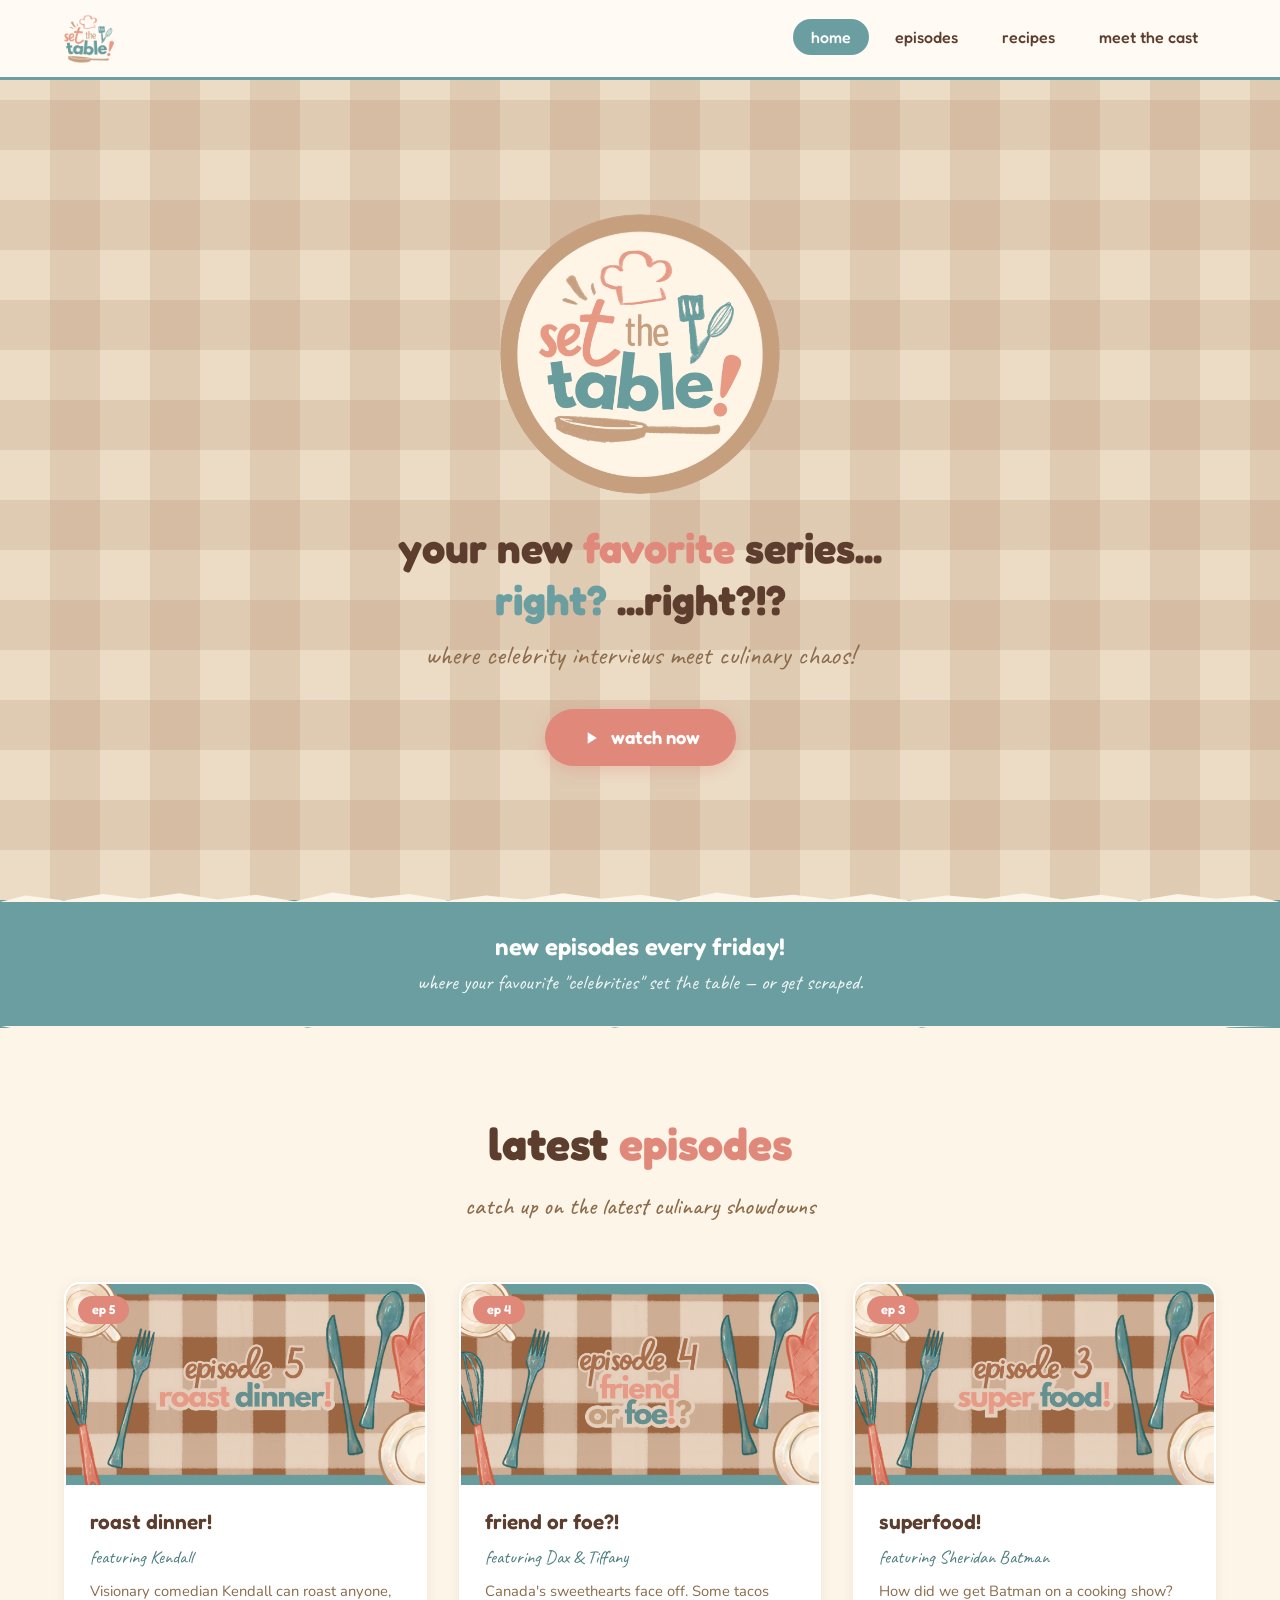
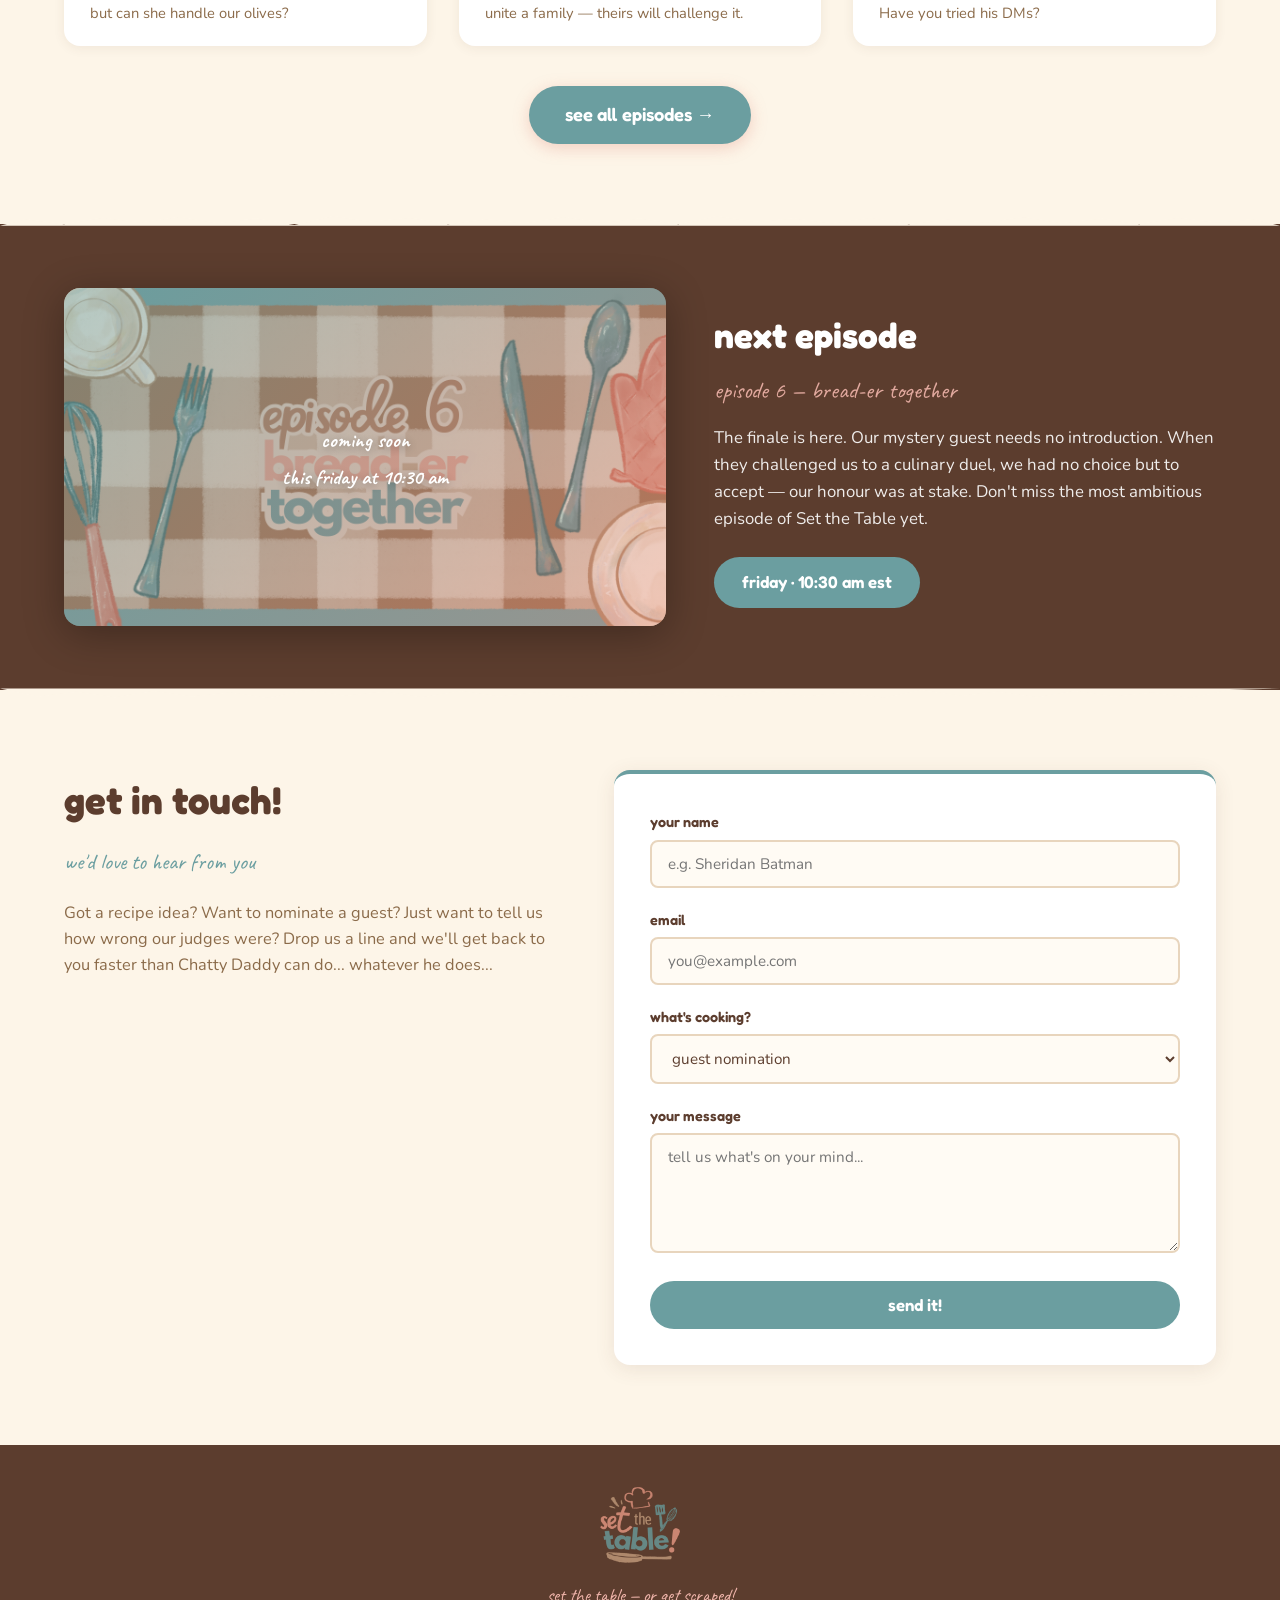
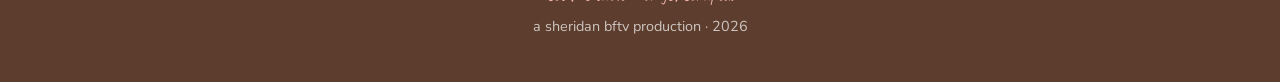
<file: index.html>
<!DOCTYPE html>
<html lang="en">
<head>
  <meta charset="UTF-8">
  <meta name="viewport" content="width=device-width, initial-scale=1.0">
  <title>set the table! — celebrity cooking show</title>
  <link rel="stylesheet" href="css/style.css">
  <link rel="icon" href="assets/logo.png" type="image/png">
</head>
<body>
  <nav class="nav">
    <div class="nav-inner">
      <a href="index.html" class="nav-logo">
        <img src="assets/logo.png" alt="Set the Table logo">
      </a>
      <button class="nav-toggle" aria-label="Menu"><span></span><span></span><span></span></button>
      <ul class="nav-links">
        <li><a href="index.html" class="active">home</a></li>
        <li><a href="episodes.html">episodes</a></li>
        <li><a href="recipes.html">recipes</a></li>
        <li><a href="cast.html">meet the cast</a></li>
      </ul>
    </div>
  </nav>

  <main>
    <!-- Hero -->
    <section class="hero">
      <div class="hero-bg"></div>
      <div class="hero-content">
        <img src="assets/logo-plate.png" alt="Set the Table!" class="hero-logo">
        <h1>your new <span class="coral">favorite</span> series...<br><span class="teal">right?</span> ...right?!?</h1>
        <p class="tagline">where celebrity interviews meet culinary chaos!</p>
        <a href="episodes.html" class="hero-cta">
          <svg width="20" height="20" viewBox="0 0 24 24" fill="currentColor"><path d="M8 5v14l11-7z"/></svg>
          watch now
        </a>
      </div>
    </section>

    <div class="teal-strip torn-top torn-bottom">
      <div class="container">
        <h3>new episodes every friday!</h3>
        <p class="hand">where your favourite "celebrities" set the table — or get scraped.</p>
      </div>
    </div>

    <!-- Latest Episodes -->
    <section class="section">
      <div class="container">
        <div class="section-header fade-up">
          <h2>latest <span class="accent">episodes</span></h2>
          <p class="subtitle">catch up on the latest culinary showdowns</p>
        </div>
        <div class="episodes-grid">
          <div class="episode-card fade-up stagger-1" data-video="lXWX0-C-z5c" style="cursor:pointer;">
            <div class="thumb-wrap">
              <img src="assets/STT_EP5-THUMBNAIL.png" alt="Episode 5: Roast Dinner!">
              <span class="ep-number">ep 5</span>
              <div class="play-btn"><svg viewBox="0 0 24 24"><path d="M8 5v14l11-7z"/></svg></div>
            </div>
            <div class="ep-info">
              <div class="ep-title">roast dinner!</div>
              <div class="ep-guest">featuring Kendall</div>
              <p class="ep-desc">Visionary comedian Kendall can roast anyone, but can she handle our olives?</p>
            </div>
          </div>
          <div class="episode-card fade-up stagger-2" data-video="0HtpxYCPz_I" style="cursor:pointer;">
            <div class="thumb-wrap">
              <img src="assets/STT_EP4-THUMBNAIL.png" alt="Episode 4: Friend or Foe?!">
              <span class="ep-number">ep 4</span>
              <div class="play-btn"><svg viewBox="0 0 24 24"><path d="M8 5v14l11-7z"/></svg></div>
            </div>
            <div class="ep-info">
              <div class="ep-title">friend or foe?!</div>
              <div class="ep-guest">featuring Dax & Tiffany</div>
              <p class="ep-desc">Canada's sweethearts face off. Some tacos unite a family — theirs will challenge it.</p>
            </div>
          </div>
          <div class="episode-card fade-up stagger-3" data-video="Lp_iihrVfZs" style="cursor:pointer;">
            <div class="thumb-wrap">
              <img src="assets/STT_EP3-THUMBNAIL.png" alt="Episode 3: SuperFood!">
              <span class="ep-number">ep 3</span>
              <div class="play-btn"><svg viewBox="0 0 24 24"><path d="M8 5v14l11-7z"/></svg></div>
            </div>
            <div class="ep-info">
              <div class="ep-title">superfood!</div>
              <div class="ep-guest">featuring Sheridan Batman</div>
              <p class="ep-desc">How did we get Batman on a cooking show? Have you tried his DMs?</p>
            </div>
          </div>
        </div>
        <div style="text-align:center; margin-top:40px;" class="fade-up">
          <a href="episodes.html" class="hero-cta" style="background:var(--teal);">see all episodes →</a>
        </div>
      </div>
    </section>

    <section class="livestream-section torn-top torn-bottom">
      <div class="container">
        <div class="livestream-inner">
          <div class="livestream-thumb fade-up">
            <img src="assets/STT_EP6-THUMBNAIL.png" alt="Episode 6: Bread-er Together">
            <div class="overlay">
              <div class="coming-soon-badge">
                <span class="date">coming soon</span>
                <span class="date">this friday at 10:30 am</span>
              </div>
            </div>
          </div>
          <div class="livestream-info fade-up stagger-2">
            <h2>next episode</h2>
            <p class="ep-label">episode 6 — bread-er together</p>
            <p>The finale is here. Our mystery guest needs no introduction. When they challenged us to a culinary duel, we had no choice but to accept — our honour was at stake. Don't miss the most ambitious episode of Set the Table yet.</p>
            <div class="livestream-time">
              friday · 10:30 am est
            </div>
          </div>
        </div>
      </div>
    </section>

    <!-- Contact -->
    <section class="contact-section">
      <div class="container">
        <div class="contact-inner">
          <div class="contact-text fade-up">
            <h2>get in touch!</h2>
            <p class="subtitle">we'd love to hear from you</p>
            <p>Got a recipe idea? Want to nominate a guest? Just want to tell us how wrong our judges were? Drop us a line and we'll get back to you faster than Chatty Daddy can do... whatever he does...</p>
          </div>
          <form class="contact-form fade-up stagger-2" id="contactForm">
            <div class="form-group">
              <label for="name">your name</label>
              <input type="text" id="name" placeholder="e.g. Sheridan Batman" required>
            </div>
            <div class="form-group">
              <label for="email">email</label>
              <input type="email" id="email" placeholder="you@example.com" required>
            </div>
            <div class="form-group">
              <label for="subject">what's cooking?</label>
              <select id="subject">
                <option>guest nomination</option>
                <option>recipe suggestion</option>
                <option>judge complaint</option>
                <option>general feedback</option>
                <option>just saying hi!</option>
              </select>
            </div>
            <div class="form-group">
              <label for="message">your message</label>
              <textarea id="message" placeholder="tell us what's on your mind..." required></textarea>
            </div>
            <button type="submit" class="form-submit">send it!</button>
          </form>
        </div>
      </div>
    </section>
  </main>

  <footer class="footer">
    <div class="footer-inner">
      <img src="assets/logo.png" alt="Set the Table" class="footer-logo">
      <p class="footer-tagline">set the table — or get scraped!</p>
      <p>a sheridan bftv production · 2026</p>
    </div>
  </footer>

  <div class="modal-overlay" id="videoModal">
    <div class="modal-content">
      <button class="modal-close">✕</button>
      <iframe id="modalIframe" src="" allow="autoplay; encrypted-media" allowfullscreen></iframe>
    </div>
  </div>

  <script src="js/main.js"></script>
</body>
</html>
</file>
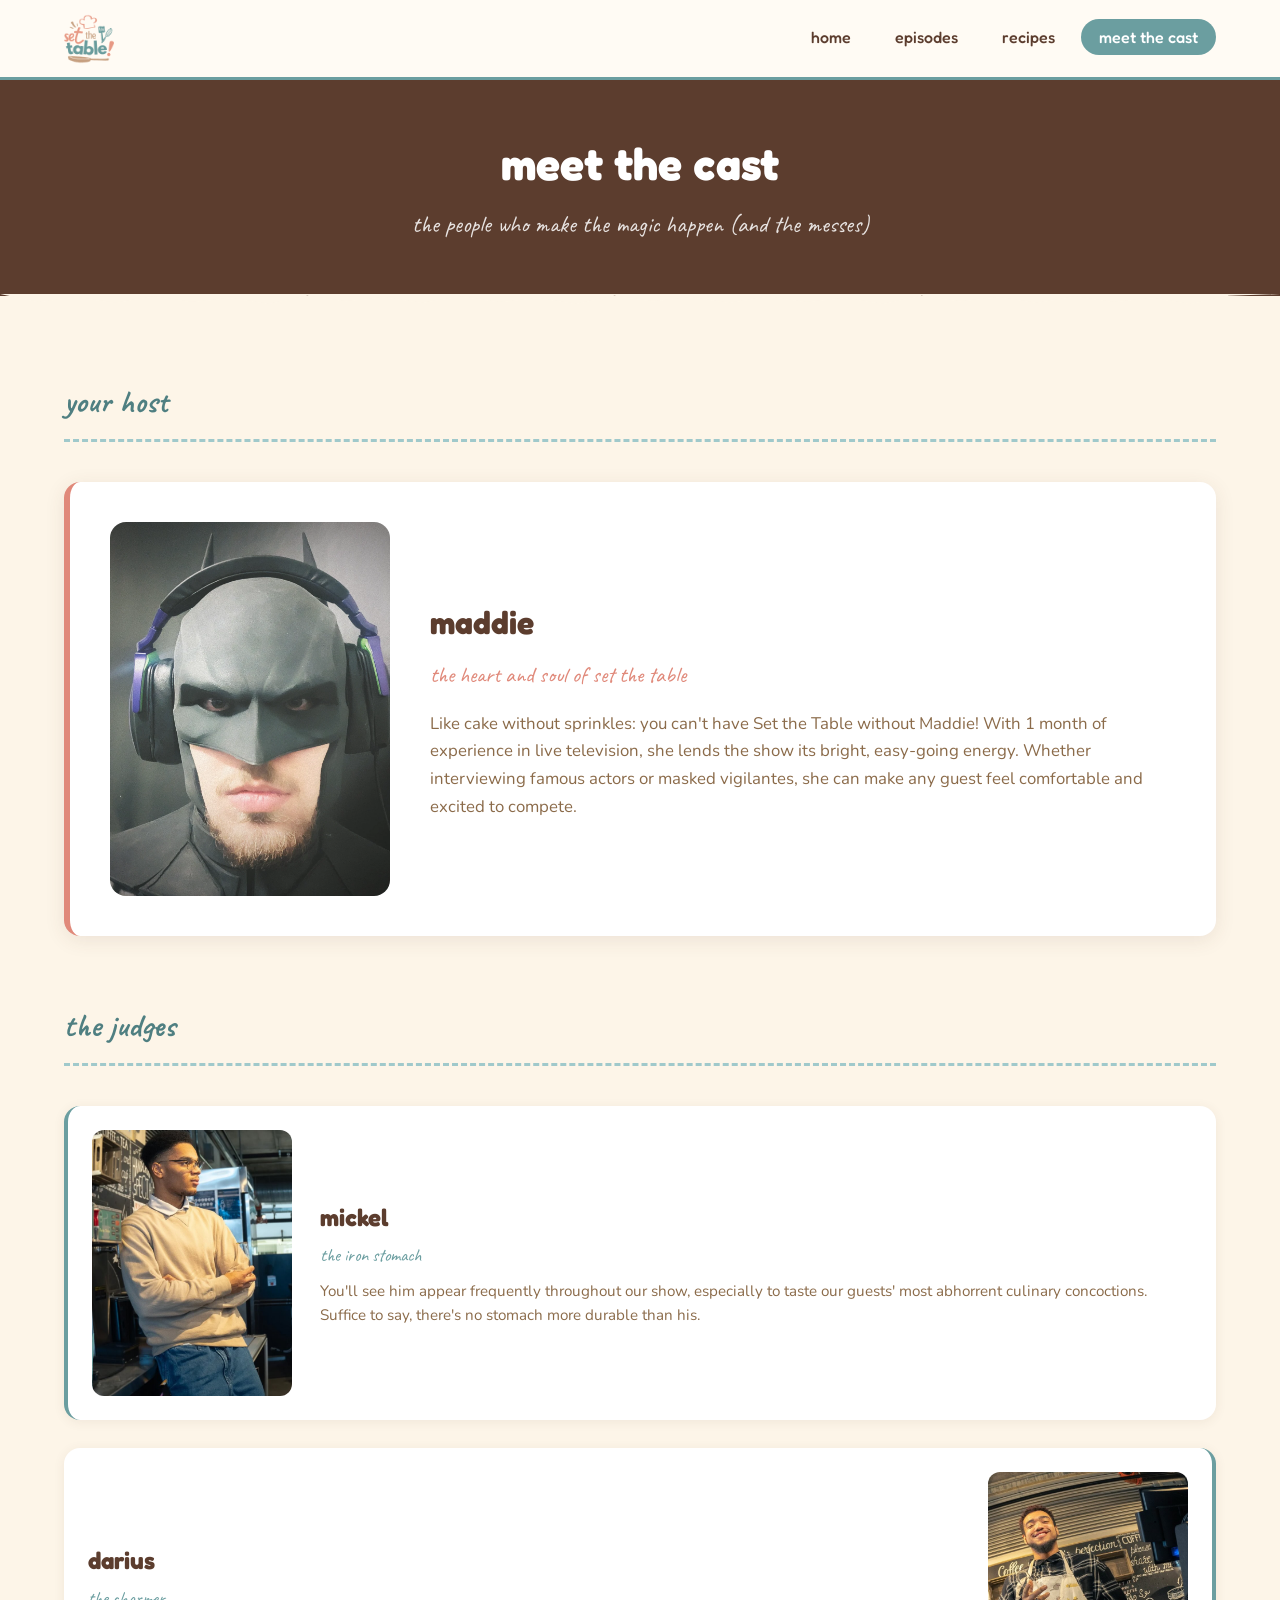
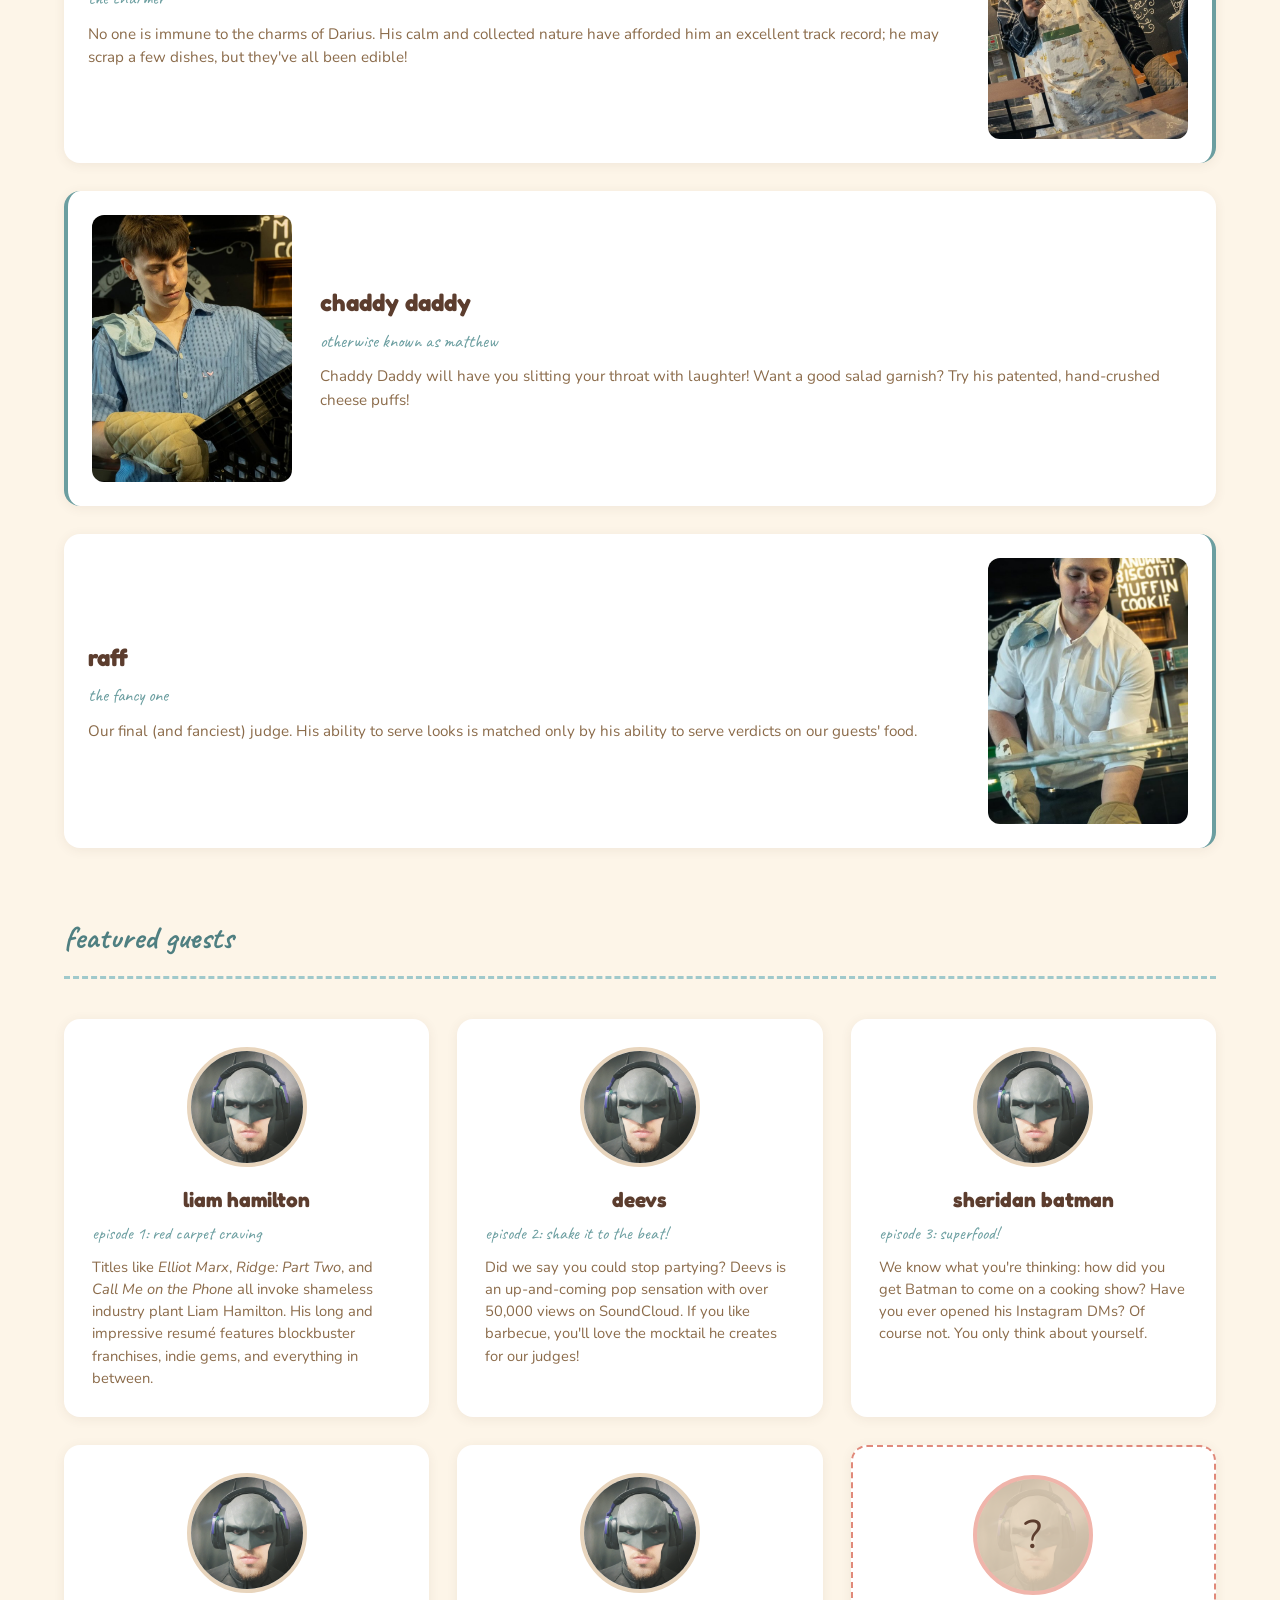
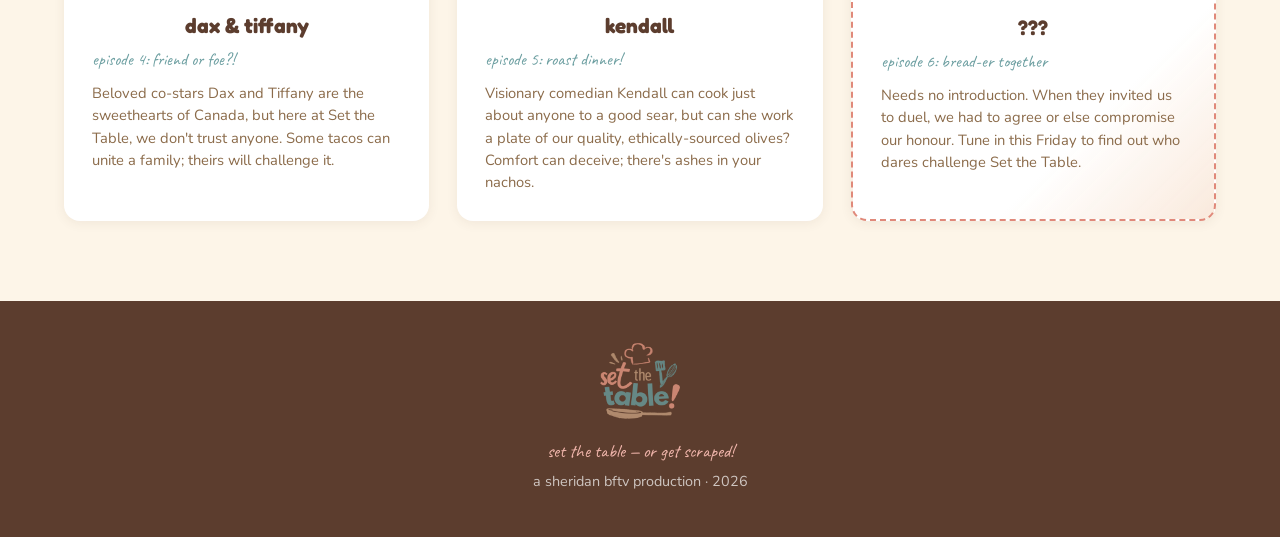
<file: cast.html>
<!DOCTYPE html>
<html lang="en">
<head>
  <meta charset="UTF-8">
  <meta name="viewport" content="width=device-width, initial-scale=1.0">
  <title>meet the cast — set the table!</title>
  <link rel="stylesheet" href="css/style.css">
  <link rel="icon" href="assets/logo.png" type="image/png">
</head>
<body>
  <nav class="nav">
    <div class="nav-inner">
      <a href="index.html" class="nav-logo"><img src="assets/logo.png" alt="Set the Table logo"></a>
      <button class="nav-toggle" aria-label="Menu"><span></span><span></span><span></span></button>
      <ul class="nav-links">
        <li><a href="index.html">home</a></li>
        <li><a href="episodes.html">episodes</a></li>
        <li><a href="recipes.html">recipes</a></li>
        <li><a href="cast.html" class="active">meet the cast</a></li>
      </ul>
    </div>
  </nav>

  <main>
    <div class="page-header torn-bottom" style="background: var(--brown-dark);">
      <h1>meet the cast</h1>
      <p class="page-subtitle">the people who make the magic happen (and the messes)</p>
    </div>

    <section class="section">
      <div class="container">

        <!-- HOST -->
        <h2 class="cast-divider fade-up">your host</h2>
        <div class="host-feature fade-up">
          <div class="profile-img">
            <img src="assets/placeholder.webp" alt="Maddie">
          </div>
          <div>
            <h3>maddie</h3>
            <p class="host-subtitle">the heart and soul of set the table</p>
            <p>Like cake without sprinkles: you can't have Set the Table without Maddie! With 1 month of experience in live television, she lends the show its bright, easy-going energy. Whether interviewing famous actors or masked vigilantes, she can make any guest feel comfortable and excited to compete.</p>
          </div>
        </div>

        <!-- JUDGES -->
        <h2 class="cast-divider fade-up">the judges</h2>
        <div class="judges-list">

          <div class="judge-profile fade-up stagger-1">
            <div class="profile-img">
              <img src="assets/judge-mickel.png" alt="Mickel">
            </div>
            <div>
              <h3>mickel</h3>
              <p class="alias">the iron stomach</p>
              <p>You'll see him appear frequently throughout our show, especially to taste our guests' most abhorrent culinary concoctions. Suffice to say, there's no stomach more durable than his.</p>
            </div>
          </div>

          <div class="judge-profile fade-up stagger-2">
            <div class="profile-img">
              <img src="assets/judge-darius.png" alt="Darius">
            </div>
            <div>
              <h3>darius</h3>
              <p class="alias">the charmer</p>
              <p>No one is immune to the charms of Darius. His calm and collected nature have afforded him an excellent track record; he may scrap a few dishes, but they've all been edible!</p>
            </div>
          </div>

          <div class="judge-profile fade-up stagger-3">
            <div class="profile-img">
              <img src="assets/judge-matt.png" alt="Chaddy Daddy">
            </div>
            <div>
              <h3>chaddy daddy</h3>
              <p class="alias">otherwise known as matthew</p>
              <p>Chaddy Daddy will have you slitting your throat with laughter! Want a good salad garnish? Try his patented, hand-crushed cheese puffs!</p>
            </div>
          </div>

          <div class="judge-profile fade-up stagger-4">
            <div class="profile-img">
              <img src="assets/judge-raff.png" alt="Raff">
            </div>
            <div>
              <h3>raff</h3>
              <p class="alias">the fancy one</p>
              <p>Our final (and fanciest) judge. His ability to serve looks is matched only by his ability to serve verdicts on our guests' food.</p>
            </div>
          </div>

        </div>

        <!-- GUESTS -->
        <h2 class="cast-divider fade-up">featured guests</h2>
        <div class="guests-grid">

          <div class="guest-profile fade-up stagger-1">
            <div class="profile-img-round">
              <img src="assets/placeholder.webp" alt="Liam Hamilton">
            </div>
            <h3>liam hamilton</h3>
            <p class="ep-ref">episode 1: red carpet craving</p>
            <p>Titles like <em>Elliot Marx</em>, <em>Ridge: Part Two</em>, and <em>Call Me on the Phone</em> all invoke shameless industry plant Liam Hamilton. His long and impressive resumé features blockbuster franchises, indie gems, and everything in between.</p>
          </div>

          <div class="guest-profile fade-up stagger-2">
            <div class="profile-img-round">
              <img src="assets/placeholder.webp" alt="Deevs">
            </div>
            <h3>deevs</h3>
            <p class="ep-ref">episode 2: shake it to the beat!</p>
            <p>Did we say you could stop partying? Deevs is an up-and-coming pop sensation with over 50,000 views on SoundCloud. If you like barbecue, you'll love the mocktail he creates for our judges!</p>
          </div>

          <div class="guest-profile fade-up stagger-3">
            <div class="profile-img-round">
              <img src="assets/placeholder.webp" alt="Sheridan Batman">
            </div>
            <h3>sheridan batman</h3>
            <p class="ep-ref">episode 3: superfood!</p>
            <p>We know what you're thinking: how did you get Batman to come on a cooking show? Have you ever opened his Instagram DMs? Of course not. You only think about yourself.</p>
          </div>

          <div class="guest-profile fade-up stagger-4">
            <div class="profile-img-round">
              <img src="assets/placeholder.webp" alt="Dax & Tiffany">
            </div>
            <h3>dax & tiffany</h3>
            <p class="ep-ref">episode 4: friend or foe?!</p>
            <p>Beloved co-stars Dax and Tiffany are the sweethearts of Canada, but here at Set the Table, we don't trust anyone. Some tacos can unite a family; theirs will challenge it.</p>
          </div>

          <div class="guest-profile fade-up stagger-5">
            <div class="profile-img-round">
              <img src="assets/placeholder.webp" alt="Kendall">
            </div>
            <h3>kendall</h3>
            <p class="ep-ref">episode 5: roast dinner!</p>
            <p>Visionary comedian Kendall can cook just about anyone to a good sear, but can she work a plate of our quality, ethically-sourced olives? Comfort can deceive; there's ashes in your nachos.</p>
          </div>

          <div class="guest-profile mystery fade-up stagger-6">
            <div class="profile-img-round">
              <img src="assets/placeholder.webp" alt="mystery guest">
              <span>?</span>
            </div>
            <h3>???</h3>
            <p class="ep-ref">episode 6: bread-er together</p>
            <p>Needs no introduction. When they invited us to duel, we had to agree or else compromise our honour. Tune in this Friday to find out who dares challenge Set the Table.</p>
          </div>

        </div>

      </div>
    </section>
  </main>

  <footer class="footer">
    <div class="footer-inner">
      <img src="assets/logo.png" alt="Set the Table" class="footer-logo">
      <p class="footer-tagline">set the table — or get scraped!</p>
      <p>a sheridan bftv production · 2026</p>
    </div>
  </footer>

  <script src="js/main.js"></script>
</body>
</html>
</file>
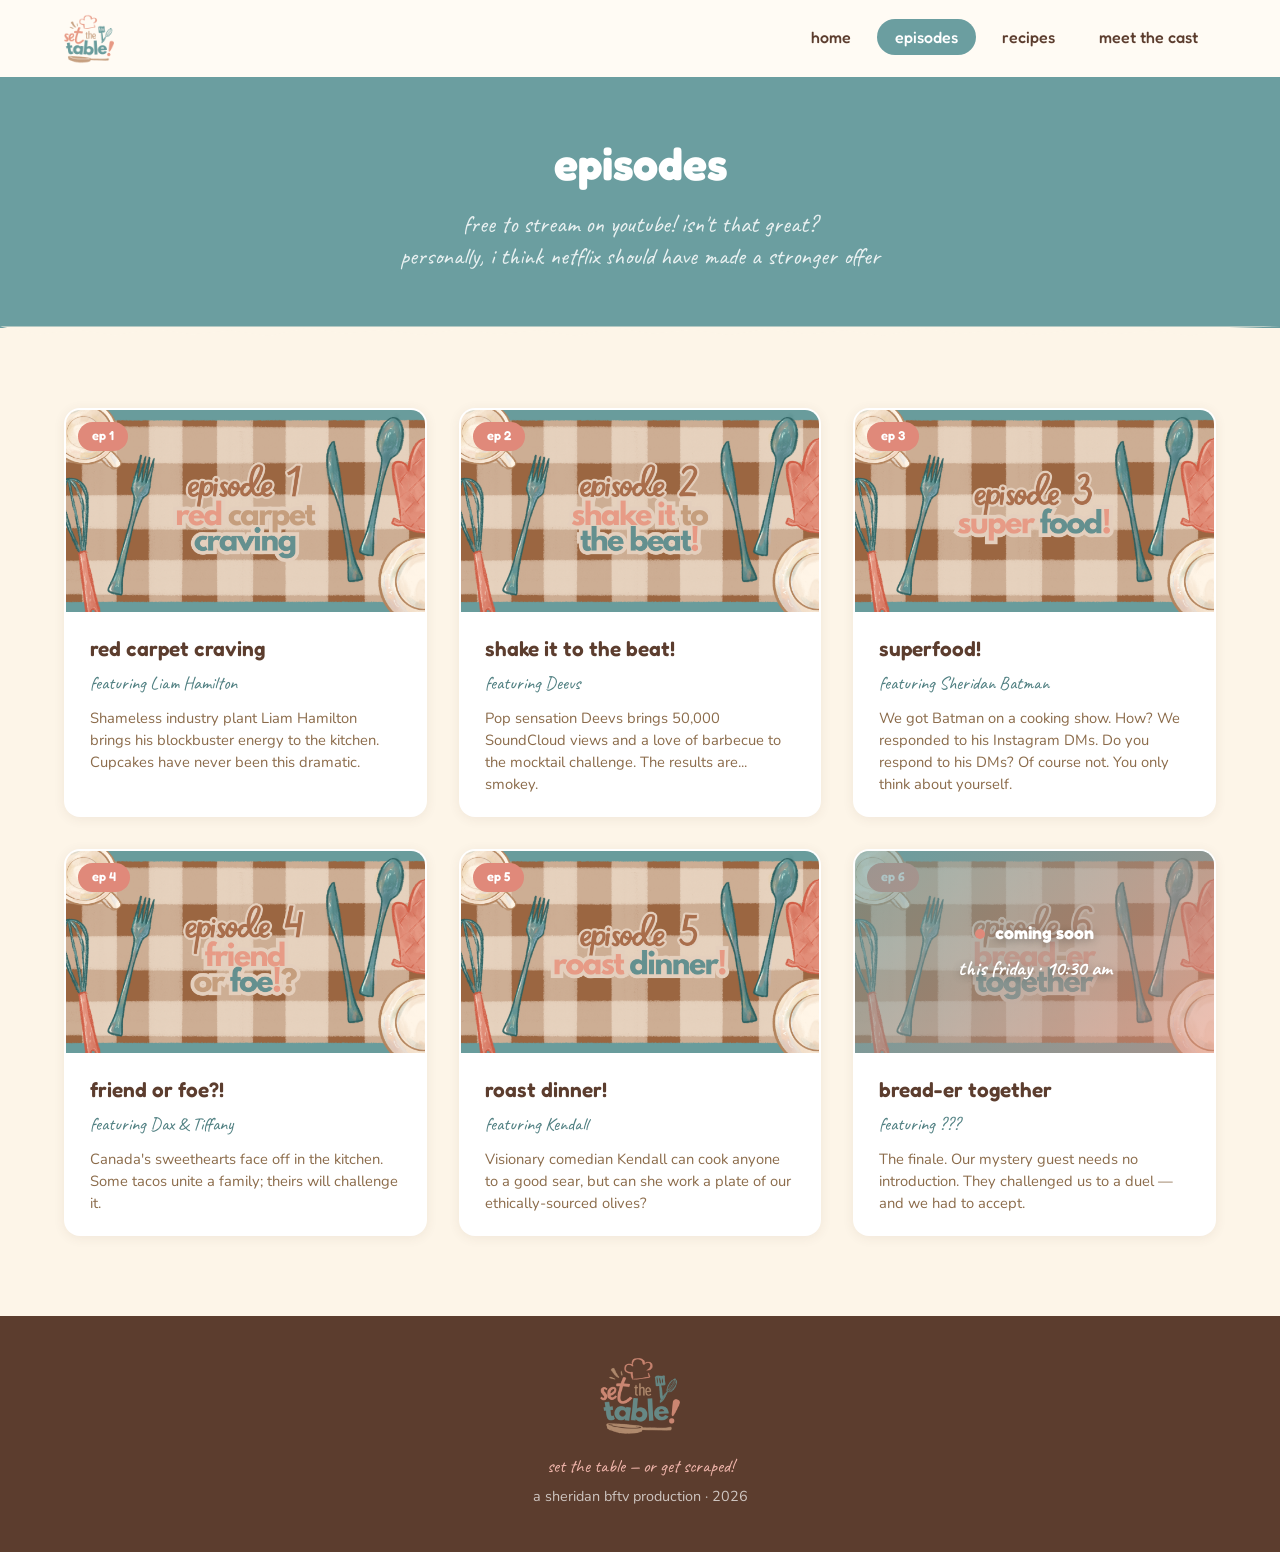
<file: episodes.html>
<!DOCTYPE html>
<html lang="en">
<head>
  <meta charset="UTF-8">
  <meta name="viewport" content="width=device-width, initial-scale=1.0">
  <title>episodes — set the table!</title>
  <link rel="stylesheet" href="css/style.css">
  <link rel="icon" href="assets/logo.png" type="image/png">
</head>
<body>
  <nav class="nav">
    <div class="nav-inner">
      <a href="index.html" class="nav-logo"><img src="assets/logo.png" alt="Set the Table logo"></a>
      <button class="nav-toggle" aria-label="Menu"><span></span><span></span><span></span></button>
      <ul class="nav-links">
        <li><a href="index.html">home</a></li>
        <li><a href="episodes.html" class="active">episodes</a></li>
        <li><a href="recipes.html">recipes</a></li>
        <li><a href="cast.html">meet the cast</a></li>
      </ul>
    </div>
  </nav>

  <main>
    <div class="page-header torn-bottom">
      <h1>episodes</h1>
      <p class="page-subtitle">free to stream on youtube! isn't that great?<br>personally, i think netflix should have made a stronger offer</p>
    </div>

    <section class="section">
      <div class="container">
        <div class="episodes-grid">

          <div class="episode-card fade-up stagger-1" data-video="CG6o1Bi9DMc" style="cursor:pointer;">
            <div class="thumb-wrap">
              <img src="assets/STT_EP1-THUMBNAIL.png" alt="Episode 1">
              <span class="ep-number">ep 1</span>
              <div class="play-btn"><svg viewBox="0 0 24 24"><path d="M8 5v14l11-7z"/></svg></div>
            </div>
            <div class="ep-info">
              <div class="ep-title">red carpet craving</div>
              <div class="ep-guest">featuring Liam Hamilton</div>
              <p class="ep-desc">Shameless industry plant Liam Hamilton brings his blockbuster energy to the kitchen. Cupcakes have never been this dramatic.</p>
            </div>
          </div>

          <div class="episode-card fade-up stagger-2" data-video="FW9Q1a7O4p8" style="cursor:pointer;">
            <div class="thumb-wrap">
              <img src="assets/STT_EP2-THUMBNAIL.png" alt="Episode 2">
              <span class="ep-number">ep 2</span>
              <div class="play-btn"><svg viewBox="0 0 24 24"><path d="M8 5v14l11-7z"/></svg></div>
            </div>
            <div class="ep-info">
              <div class="ep-title">shake it to the beat!</div>
              <div class="ep-guest">featuring Deevs</div>
              <p class="ep-desc">Pop sensation Deevs brings 50,000 SoundCloud views and a love of barbecue to the mocktail challenge. The results are... smokey.</p>
            </div>
          </div>

          <div class="episode-card fade-up stagger-3" data-video="Lp_iihrVfZs" style="cursor:pointer;">
            <div class="thumb-wrap">
              <img src="assets/STT_EP3-THUMBNAIL.png" alt="Episode 3">
              <span class="ep-number">ep 3</span>
              <div class="play-btn"><svg viewBox="0 0 24 24"><path d="M8 5v14l11-7z"/></svg></div>
            </div>
            <div class="ep-info">
              <div class="ep-title">superfood!</div>
              <div class="ep-guest">featuring Sheridan Batman</div>
              <p class="ep-desc">We got Batman on a cooking show. How? We responded to his Instagram DMs. Do you respond to his DMs? Of course not. You only think about yourself.</p>
            </div>
          </div>

          <div class="episode-card fade-up stagger-4" data-video="0HtpxYCPz_I" style="cursor:pointer;">
            <div class="thumb-wrap">
              <img src="assets/STT_EP4-THUMBNAIL.png" alt="Episode 4">
              <span class="ep-number">ep 4</span>
              <div class="play-btn"><svg viewBox="0 0 24 24"><path d="M8 5v14l11-7z"/></svg></div>
            </div>
            <div class="ep-info">
              <div class="ep-title">friend or foe?!</div>
              <div class="ep-guest">featuring Dax & Tiffany</div>
              <p class="ep-desc">Canada's sweethearts face off in the kitchen. Some tacos unite a family; theirs will challenge it.</p>
            </div>
          </div>

          <div class="episode-card fade-up stagger-5" data-video="lXWX0-C-z5c" style="cursor:pointer;">
            <div class="thumb-wrap">
              <img src="assets/STT_EP5-THUMBNAIL.png" alt="Episode 5">
              <span class="ep-number">ep 5</span>
              <div class="play-btn"><svg viewBox="0 0 24 24"><path d="M8 5v14l11-7z"/></svg></div>
            </div>
            <div class="ep-info">
              <div class="ep-title">roast dinner!</div>
              <div class="ep-guest">featuring Kendall</div>
              <p class="ep-desc">Visionary comedian Kendall can cook anyone to a good sear, but can she work a plate of our ethically-sourced olives?</p>
            </div>
          </div>

          <div class="episode-card coming-soon fade-up stagger-6">
            <div class="thumb-wrap">
              <img src="assets/STT_EP6-THUMBNAIL.png" alt="Episode 6">
              <span class="ep-number">ep 6</span>
              <div class="coming-soon-badge">
                <span><span class="live-dot"></span> coming soon</span>
                <span class="date">this friday · 10:30 am</span>
              </div>
            </div>
            <div class="ep-info">
              <div class="ep-title">bread-er together</div>
              <div class="ep-guest">featuring ???</div>
              <p class="ep-desc">The finale. Our mystery guest needs no introduction. They challenged us to a duel — and we had to accept.</p>
            </div>
          </div>

        </div>
      </div>
    </section>
  </main>

  <footer class="footer">
    <div class="footer-inner">
      <img src="assets/logo.png" alt="Set the Table" class="footer-logo">
      <p class="footer-tagline">set the table — or get scraped!</p>
      <p>a sheridan bftv production · 2026</p>
    </div>
  </footer>

  <div class="modal-overlay" id="videoModal">
    <div class="modal-content">
      <button class="modal-close">✕</button>
      <iframe id="modalIframe" src="" allow="autoplay; encrypted-media" allowfullscreen></iframe>
    </div>
  </div>

  <script src="js/main.js"></script>
</body>
</html>
</file>
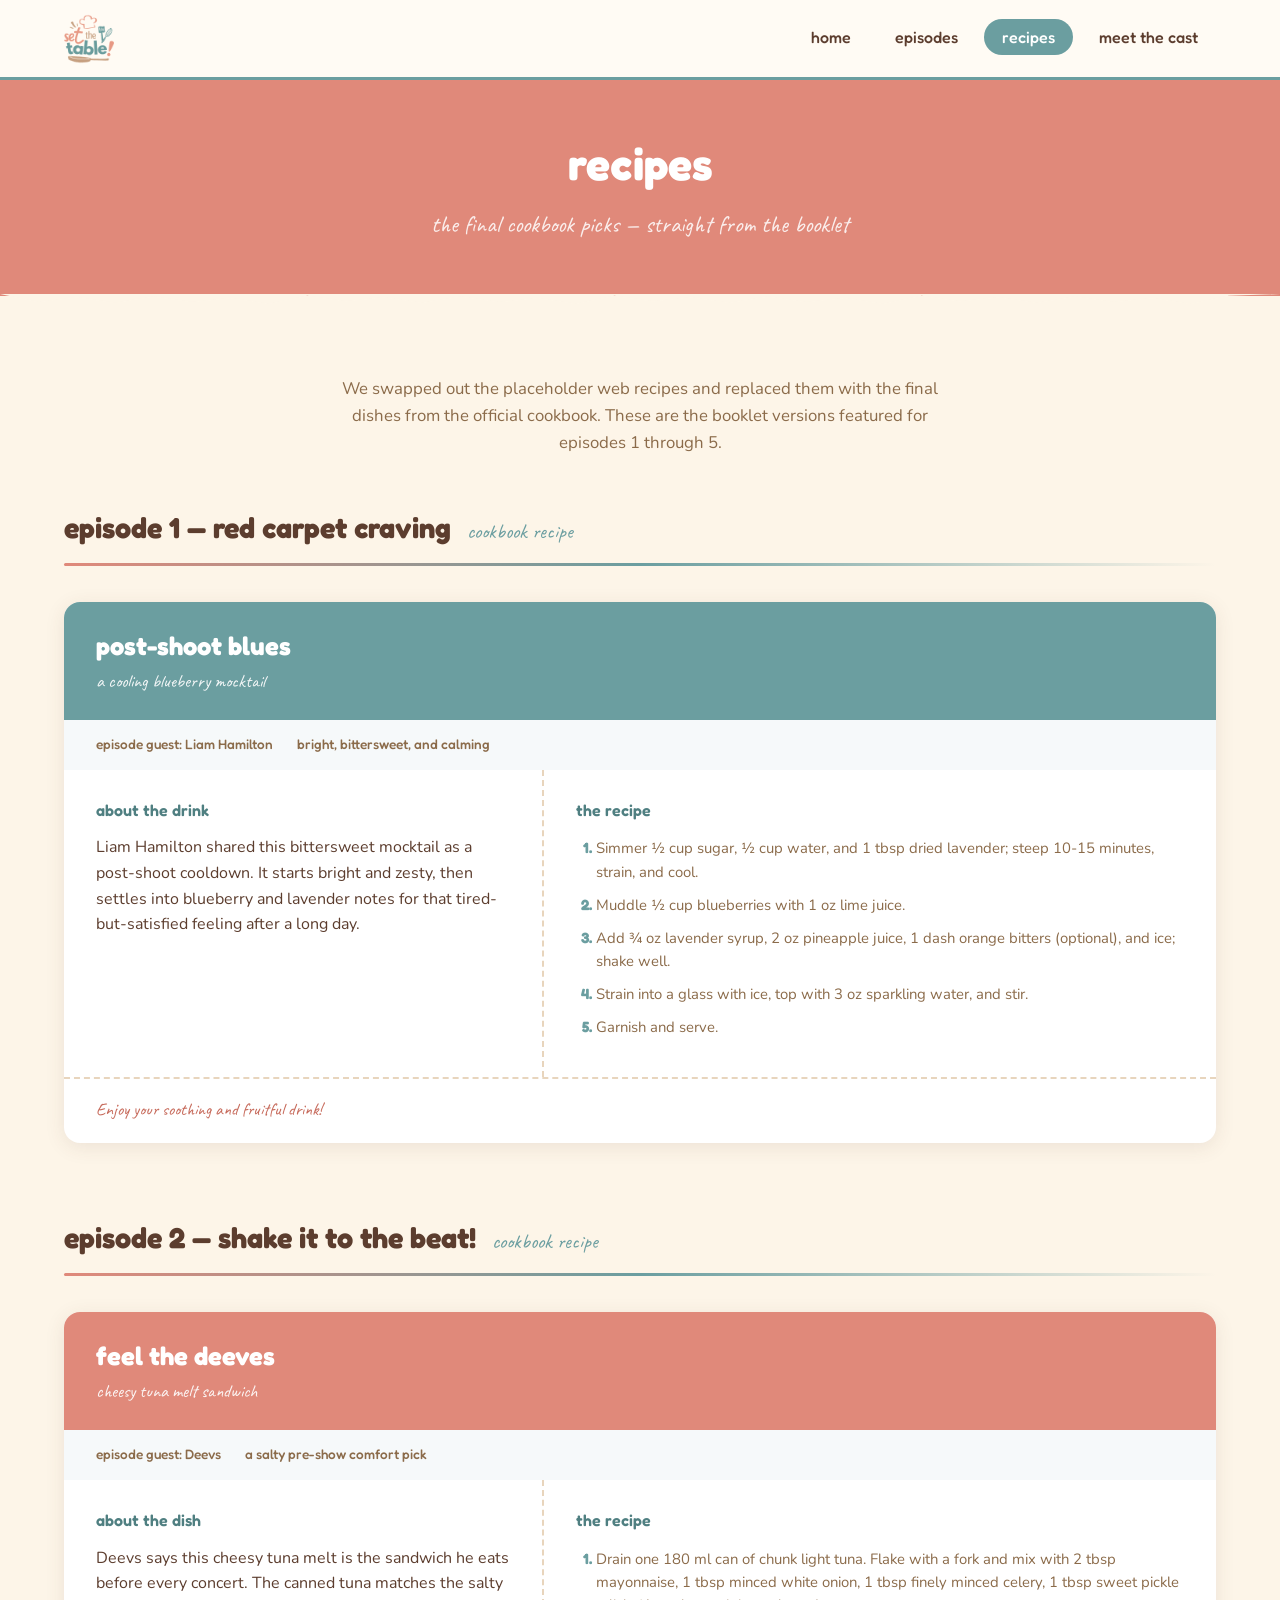
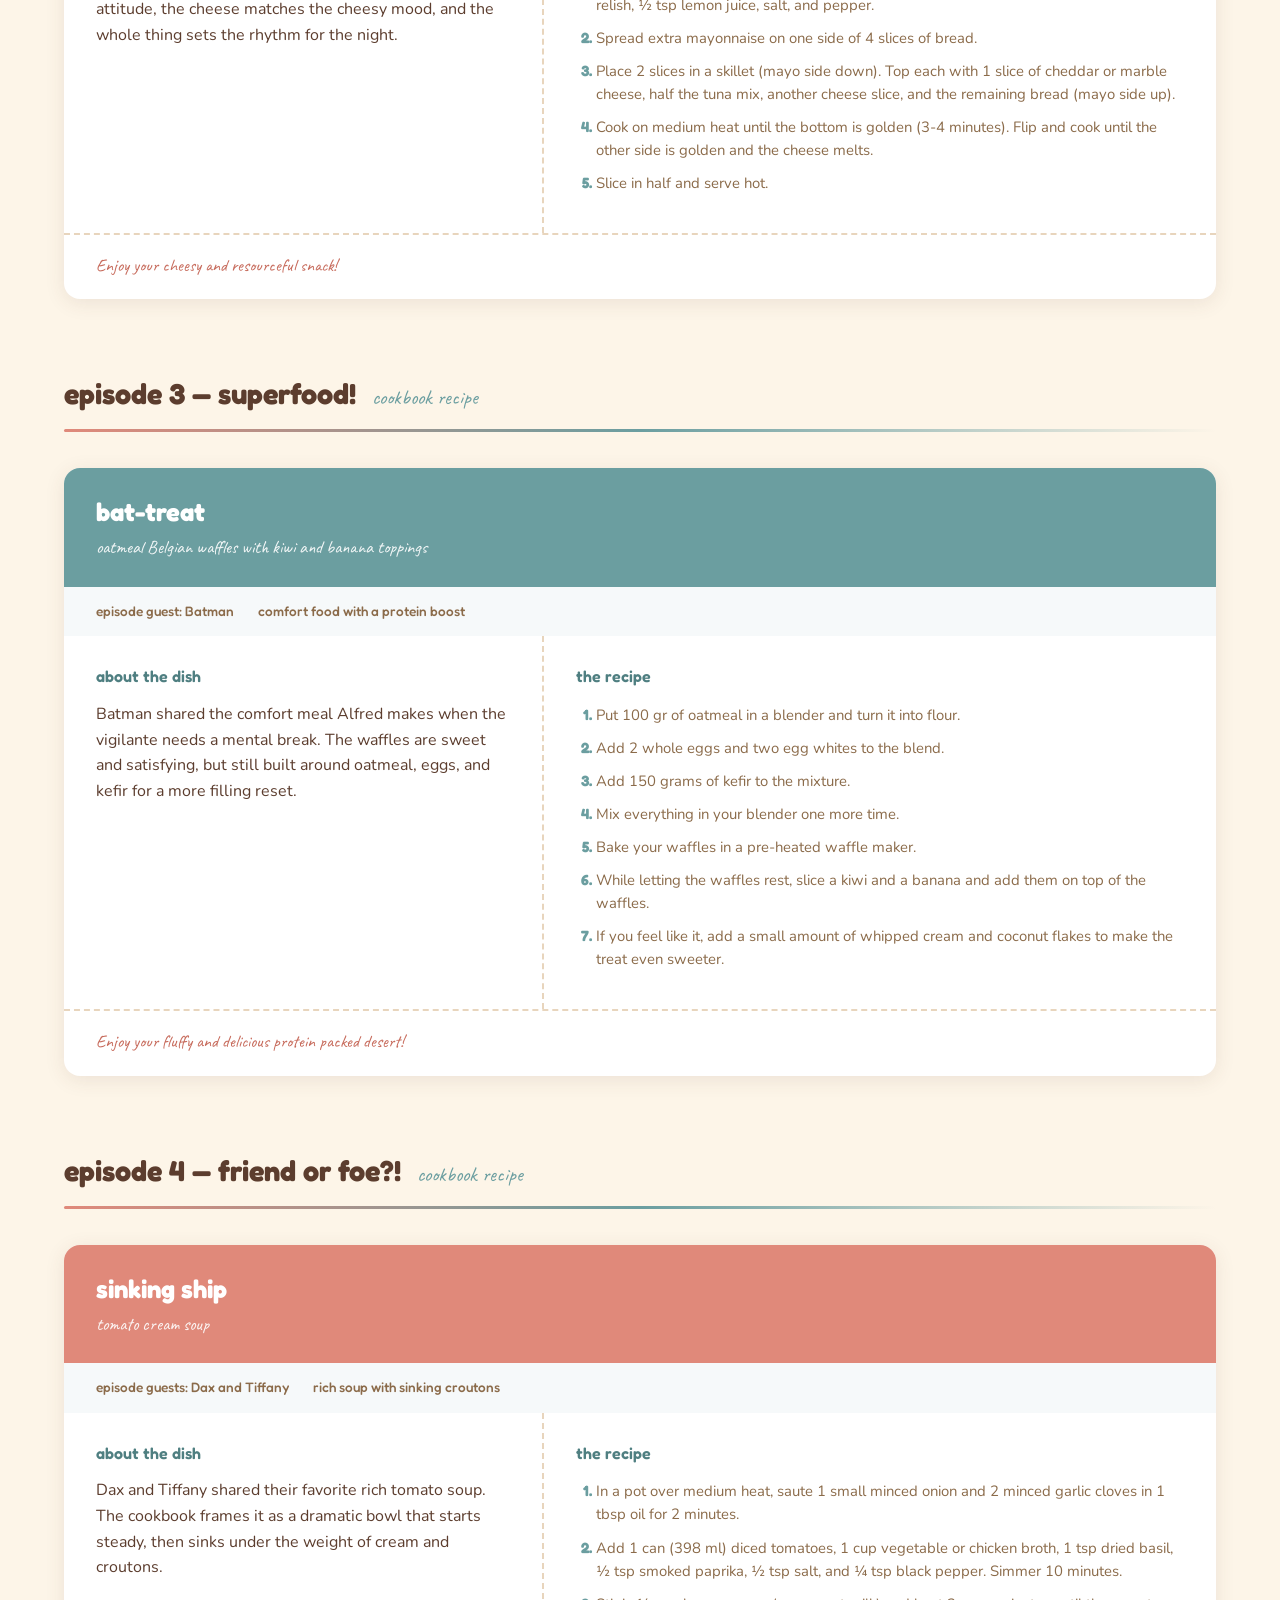
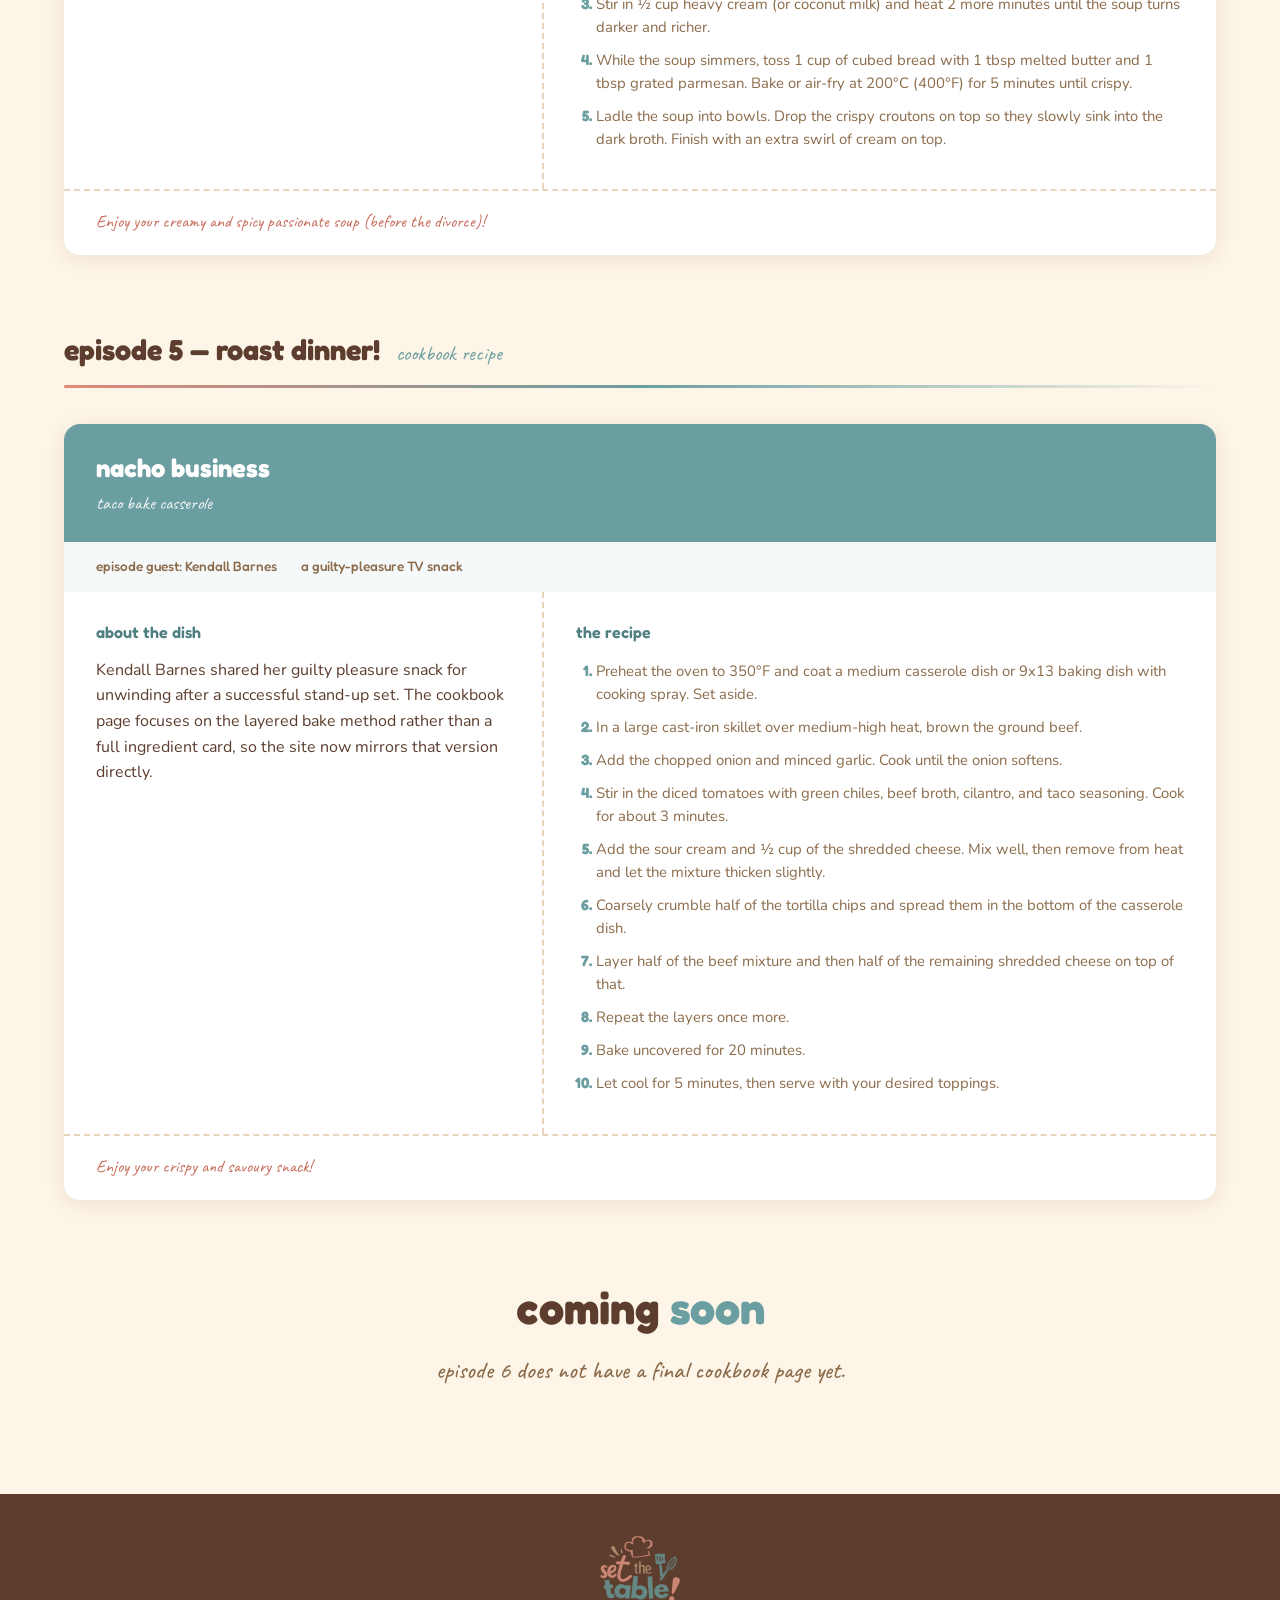
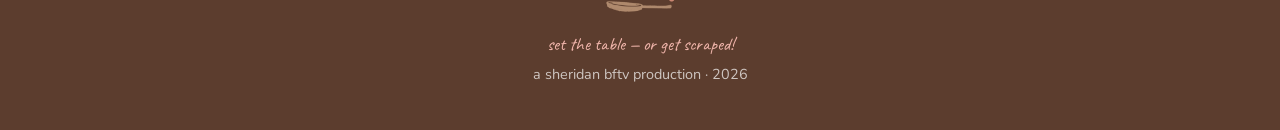
<file: recipes.html>
<!DOCTYPE html>
<html lang="en">
<head>
  <meta charset="UTF-8">
  <meta name="viewport" content="width=device-width, initial-scale=1.0">
  <title>recipes &mdash; set the table!</title>
  <link rel="stylesheet" href="css/style.css">
  <link rel="icon" href="assets/logo.png" type="image/png">
</head>
<body>
  <nav class="nav">
    <div class="nav-inner">
      <a href="index.html" class="nav-logo"><img src="assets/logo.png" alt="Set the Table logo"></a>
      <button class="nav-toggle" aria-label="Menu"><span></span><span></span><span></span></button>
      <ul class="nav-links">
        <li><a href="index.html">home</a></li>
        <li><a href="episodes.html">episodes</a></li>
        <li><a href="recipes.html" class="active">recipes</a></li>
        <li><a href="cast.html">meet the cast</a></li>
      </ul>
    </div>
  </nav>

  <main>
    <div class="page-header torn-bottom" style="background: var(--coral);">
      <h1>recipes</h1>
      <p class="page-subtitle">the final cookbook picks &mdash; straight from the booklet</p>
    </div>

    <section class="section">
      <div class="container">
        <p class="recipes-intro fade-up">
          We swapped out the placeholder web recipes and replaced them with the final dishes from the
          official cookbook. These are the booklet versions featured for episodes 1 through 5.
        </p>

        <div class="recipe-episode-group">
          <div class="recipe-ep-header fade-up">
            <h2>episode 1 &mdash; red carpet craving</h2>
            <span class="ep-tag">cookbook recipe</span>
          </div>
          <hr class="recipe-ep-divider">

          <div class="recipe-spread fade-up">
            <div class="recipe-spread-header">
              <h3>post-shoot blues</h3>
              <span class="recipe-origin">a cooling blueberry mocktail</span>
            </div>
            <div class="recipe-spread-meta">
              <span>episode guest: Liam Hamilton</span>
              <span>bright, bittersweet, and calming</span>
            </div>
            <div class="recipe-spread-body">
              <div class="recipe-ingredients">
                <h4>about the drink</h4>
                <p>
                  Liam Hamilton shared this bittersweet mocktail as a post-shoot cooldown. It starts
                  bright and zesty, then settles into blueberry and lavender notes for that
                  tired-but-satisfied feeling after a long day.
                </p>
              </div>
              <div class="recipe-directions">
                <h4>the recipe</h4>
                <ol>
                  <li>Simmer &frac12; cup sugar, &frac12; cup water, and 1 tbsp dried lavender; steep 10-15 minutes, strain, and cool.</li>
                  <li>Muddle &frac12; cup blueberries with 1 oz lime juice.</li>
                  <li>Add &frac34; oz lavender syrup, 2 oz pineapple juice, 1 dash orange bitters (optional), and ice; shake well.</li>
                  <li>Strain into a glass with ice, top with 3 oz sparkling water, and stir.</li>
                  <li>Garnish and serve.</li>
                </ol>
              </div>
            </div>
            <div class="recipe-tip">Enjoy your soothing and fruitful drink!</div>
          </div>
        </div>

        <div class="recipe-episode-group">
          <div class="recipe-ep-header fade-up">
            <h2>episode 2 &mdash; shake it to the beat!</h2>
            <span class="ep-tag">cookbook recipe</span>
          </div>
          <hr class="recipe-ep-divider">

          <div class="recipe-spread fade-up">
            <div class="recipe-spread-header coral">
              <h3>feel the deeves</h3>
              <span class="recipe-origin">cheesy tuna melt sandwich</span>
            </div>
            <div class="recipe-spread-meta">
              <span>episode guest: Deevs</span>
              <span>a salty pre-show comfort pick</span>
            </div>
            <div class="recipe-spread-body">
              <div class="recipe-ingredients">
                <h4>about the dish</h4>
                <p>
                  Deevs says this cheesy tuna melt is the sandwich he eats before every concert.
                  The canned tuna matches the salty attitude, the cheese matches the cheesy mood,
                  and the whole thing sets the rhythm for the night.
                </p>
              </div>
              <div class="recipe-directions">
                <h4>the recipe</h4>
                <ol>
                  <li>Drain one 180 ml can of chunk light tuna. Flake with a fork and mix with 2 tbsp mayonnaise, 1 tbsp minced white onion, 1 tbsp finely minced celery, 1 tbsp sweet pickle relish, &frac12; tsp lemon juice, salt, and pepper.</li>
                  <li>Spread extra mayonnaise on one side of 4 slices of bread.</li>
                  <li>Place 2 slices in a skillet (mayo side down). Top each with 1 slice of cheddar or marble cheese, half the tuna mix, another cheese slice, and the remaining bread (mayo side up).</li>
                  <li>Cook on medium heat until the bottom is golden (3-4 minutes). Flip and cook until the other side is golden and the cheese melts.</li>
                  <li>Slice in half and serve hot.</li>
                </ol>
              </div>
            </div>
            <div class="recipe-tip">Enjoy your cheesy and resourceful snack!</div>
          </div>
        </div>

        <div class="recipe-episode-group">
          <div class="recipe-ep-header fade-up">
            <h2>episode 3 &mdash; superfood!</h2>
            <span class="ep-tag">cookbook recipe</span>
          </div>
          <hr class="recipe-ep-divider">

          <div class="recipe-spread fade-up">
            <div class="recipe-spread-header">
              <h3>bat-treat</h3>
              <span class="recipe-origin">oatmeal Belgian waffles with kiwi and banana toppings</span>
            </div>
            <div class="recipe-spread-meta">
              <span>episode guest: Batman</span>
              <span>comfort food with a protein boost</span>
            </div>
            <div class="recipe-spread-body">
              <div class="recipe-ingredients">
                <h4>about the dish</h4>
                <p>
                  Batman shared the comfort meal Alfred makes when the vigilante needs a mental
                  break. The waffles are sweet and satisfying, but still built around oatmeal,
                  eggs, and kefir for a more filling reset.
                </p>
              </div>
              <div class="recipe-directions">
                <h4>the recipe</h4>
                <ol>
                  <li>Put 100 gr of oatmeal in a blender and turn it into flour.</li>
                  <li>Add 2 whole eggs and two egg whites to the blend.</li>
                  <li>Add 150 grams of kefir to the mixture.</li>
                  <li>Mix everything in your blender one more time.</li>
                  <li>Bake your waffles in a pre-heated waffle maker.</li>
                  <li>While letting the waffles rest, slice a kiwi and a banana and add them on top of the waffles.</li>
                  <li>If you feel like it, add a small amount of whipped cream and coconut flakes to make the treat even sweeter.</li>
                </ol>
              </div>
            </div>
            <div class="recipe-tip">Enjoy your fluffy and delicious protein packed desert!</div>
          </div>
        </div>

        <div class="recipe-episode-group">
          <div class="recipe-ep-header fade-up">
            <h2>episode 4 &mdash; friend or foe?!</h2>
            <span class="ep-tag">cookbook recipe</span>
          </div>
          <hr class="recipe-ep-divider">

          <div class="recipe-spread fade-up">
            <div class="recipe-spread-header coral">
              <h3>sinking ship</h3>
              <span class="recipe-origin">tomato cream soup</span>
            </div>
            <div class="recipe-spread-meta">
              <span>episode guests: Dax and Tiffany</span>
              <span>rich soup with sinking croutons</span>
            </div>
            <div class="recipe-spread-body">
              <div class="recipe-ingredients">
                <h4>about the dish</h4>
                <p>
                  Dax and Tiffany shared their favorite rich tomato soup. The cookbook frames it
                  as a dramatic bowl that starts steady, then sinks under the weight of cream and
                  croutons.
                </p>
              </div>
              <div class="recipe-directions">
                <h4>the recipe</h4>
                <ol>
                  <li>In a pot over medium heat, saute 1 small minced onion and 2 minced garlic cloves in 1 tbsp oil for 2 minutes.</li>
                  <li>Add 1 can (398 ml) diced tomatoes, 1 cup vegetable or chicken broth, 1 tsp dried basil, &frac12; tsp smoked paprika, &frac12; tsp salt, and &frac14; tsp black pepper. Simmer 10 minutes.</li>
                  <li>Stir in &frac12; cup heavy cream (or coconut milk) and heat 2 more minutes until the soup turns darker and richer.</li>
                  <li>While the soup simmers, toss 1 cup of cubed bread with 1 tbsp melted butter and 1 tbsp grated parmesan. Bake or air-fry at 200&deg;C (400&deg;F) for 5 minutes until crispy.</li>
                  <li>Ladle the soup into bowls. Drop the crispy croutons on top so they slowly sink into the dark broth. Finish with an extra swirl of cream on top.</li>
                </ol>
              </div>
            </div>
            <div class="recipe-tip">Enjoy your creamy and spicy passionate soup (before the divorce)!</div>
          </div>
        </div>

        <div class="recipe-episode-group">
          <div class="recipe-ep-header fade-up">
            <h2>episode 5 &mdash; roast dinner!</h2>
            <span class="ep-tag">cookbook recipe</span>
          </div>
          <hr class="recipe-ep-divider">

          <div class="recipe-spread fade-up">
            <div class="recipe-spread-header">
              <h3>nacho business</h3>
              <span class="recipe-origin">taco bake casserole</span>
            </div>
            <div class="recipe-spread-meta">
              <span>episode guest: Kendall Barnes</span>
              <span>a guilty-pleasure TV snack</span>
            </div>
            <div class="recipe-spread-body">
              <div class="recipe-ingredients">
                <h4>about the dish</h4>
                <p>
                  Kendall Barnes shared her guilty pleasure snack for unwinding after a successful
                  stand-up set. The cookbook page focuses on the layered bake method rather than a
                  full ingredient card, so the site now mirrors that version directly.
                </p>
              </div>
              <div class="recipe-directions">
                <h4>the recipe</h4>
                <ol>
                  <li>Preheat the oven to 350&deg;F and coat a medium casserole dish or 9x13 baking dish with cooking spray. Set aside.</li>
                  <li>In a large cast-iron skillet over medium-high heat, brown the ground beef.</li>
                  <li>Add the chopped onion and minced garlic. Cook until the onion softens.</li>
                  <li>Stir in the diced tomatoes with green chiles, beef broth, cilantro, and taco seasoning. Cook for about 3 minutes.</li>
                  <li>Add the sour cream and &frac12; cup of the shredded cheese. Mix well, then remove from heat and let the mixture thicken slightly.</li>
                  <li>Coarsely crumble half of the tortilla chips and spread them in the bottom of the casserole dish.</li>
                  <li>Layer half of the beef mixture and then half of the remaining shredded cheese on top of that.</li>
                  <li>Repeat the layers once more.</li>
                  <li>Bake uncovered for 20 minutes.</li>
                  <li>Let cool for 5 minutes, then serve with your desired toppings.</li>
                </ol>
              </div>
            </div>
            <div class="recipe-tip">Enjoy your crispy and savoury snack!</div>
          </div>
        </div>

        <div class="fade-up">
          <div class="section-header" style="margin-bottom: 24px;">
            <h2>coming <span class="teal">soon</span></h2>
            <p class="subtitle">episode 6 does not have a final cookbook page yet.</p>
          </div>
        </div>
      </div>
    </section>
  </main>

  <footer class="footer">
    <div class="footer-inner">
      <img src="assets/logo.png" alt="Set the Table" class="footer-logo">
      <p class="footer-tagline">set the table &mdash; or get scraped!</p>
      <p>a sheridan bftv production &middot; 2026</p>
    </div>
  </footer>

  <script src="js/main.js"></script>
</body>
</html>
</file>
<file: css/style.css>
/* ============================================
   SET THE TABLE — Main Stylesheet
   ============================================ */
@import url('https://fonts.googleapis.com/css2?family=Fredoka:wght@400;500;600;700&family=Caveat:wght@400;500;600;700&family=Nunito:wght@400;500;600;700&display=swap');

:root {
  --cream: #FDF5E8; --cream-light: #FFFBF4;
  --teal: #6B9EA0; --teal-dark: #4F7F81; --teal-light: #A0C9CB;
  --coral: #E0897A; --coral-light: #F0B5AB; --coral-dark: #C76B5C;
  --brown-dark: #5C3D2E; --brown: #8B6B4A; --brown-mid: #A67B5B; --brown-light: #D4B896;
  --beige: #E8D5BD;
  --gingham-light: #ECDCC6;
  --font-display: 'Fredoka', sans-serif;
  --font-hand: 'Caveat', cursive;
  --font-body: 'Nunito', sans-serif;
  --nav-height: 80px; --max-width: 1200px;
  --radius: 16px; --radius-sm: 8px;
  --shadow: 0 4px 20px rgba(92,61,46,0.1);
  --shadow-hover: 0 8px 32px rgba(92,61,46,0.18);
  --shadow-card: 0 2px 12px rgba(92,61,46,0.08);
}

*, *::before, *::after { box-sizing: border-box; margin: 0; padding: 0; }
html { scroll-behavior: smooth; font-size: 16px; }
body { font-family: var(--font-body); color: var(--brown-dark); background: var(--cream); line-height: 1.6; overflow-x: hidden; -webkit-font-smoothing: antialiased; }
img { max-width: 100%; height: auto; display: block; }
a { text-decoration: none; color: inherit; }
button { cursor: pointer; border: none; background: none; font-family: inherit; }

/* Torn edges */
.torn-top { position: relative; }
.torn-top::before { content: ''; position: absolute; top: -14px; left: 0; right: 0; height: 16px; background: var(--cream); clip-path: polygon(0% 100%, 2% 60%, 5% 90%, 8% 50%, 11% 80%, 14% 45%, 17% 85%, 20% 55%, 23% 95%, 26% 40%, 29% 75%, 32% 50%, 35% 90%, 38% 60%, 41% 85%, 44% 45%, 47% 80%, 50% 55%, 53% 90%, 56% 40%, 59% 75%, 62% 55%, 65% 85%, 68% 50%, 71% 90%, 74% 60%, 77% 80%, 80% 45%, 83% 85%, 86% 55%, 89% 90%, 92% 50%, 95% 80%, 98% 60%, 100% 100%); z-index: 2; }
.torn-bottom { position: relative; }
.torn-bottom::after { content: ''; position: absolute; bottom: -14px; left: 0; right: 0; height: 16px; background: var(--cream); clip-path: polygon(0% 0%, 3% 50%, 6% 20%, 9% 55%, 12% 15%, 15% 50%, 18% 25%, 21% 60%, 24% 10%, 27% 45%, 30% 20%, 33% 55%, 36% 15%, 39% 50%, 42% 25%, 45% 60%, 48% 10%, 51% 45%, 54% 20%, 57% 55%, 60% 15%, 63% 50%, 66% 25%, 69% 60%, 72% 10%, 75% 45%, 78% 20%, 81% 55%, 84% 15%, 87% 50%, 90% 25%, 93% 60%, 96% 10%, 100% 0%); z-index: 2; }

/* Nav */
.nav { position: fixed; top: 0; left: 0; right: 0; height: var(--nav-height); background: var(--cream-light); border-bottom: 3px solid var(--teal); z-index: 1000; display: flex; align-items: center; justify-content: center; transition: box-shadow 0.3s ease; }
.nav.scrolled { box-shadow: 0 4px 24px rgba(92,61,46,0.12); }
.nav-inner { width: 100%; max-width: var(--max-width); padding: 0 24px; display: flex; align-items: center; justify-content: space-between; }
.nav-logo { display: flex; align-items: center; gap: 10px; }
.nav-logo img { height: 50px; width: auto; }
.nav-links { display: flex; gap: 8px; list-style: none; }
.nav-links a { font-family: var(--font-display); font-weight: 500; font-size: 1rem; color: var(--brown-dark); padding: 8px 18px; border-radius: 100px; transition: all 0.25s ease; }
.nav-links a:hover, .nav-links a.active { background: var(--teal); color: white; }
.nav-toggle { display: none; flex-direction: column; gap: 5px; padding: 8px; }
.nav-toggle span { display: block; width: 24px; height: 3px; background: var(--brown-dark); border-radius: 2px; transition: all 0.3s ease; }

main { padding-top: var(--nav-height); }
.container { width: 100%; max-width: var(--max-width); margin: 0 auto; padding: 0 24px; }
.section { padding: 80px 0; }
.section-header { text-align: center; margin-bottom: 56px; }
.section-header h2 { font-family: var(--font-display); font-size: 2.8rem; font-weight: 700; color: var(--brown-dark); margin-bottom: 8px; }
.section-header h2 .accent { color: var(--coral); }
.section-header h2 .teal { color: var(--teal); }
.section-header .subtitle { font-family: var(--font-hand); font-size: 1.5rem; color: var(--brown); font-weight: 500; }

/* Hero */
.hero { min-height: calc(100vh - var(--nav-height)); display: flex; align-items: center; justify-content: center; text-align: center; position: relative; overflow: hidden; padding: 60px 0; }
.hero-bg { position: absolute; inset: 0; background-color: var(--gingham-light); background-image: repeating-linear-gradient(0deg, transparent, transparent 50px, rgba(166,123,91,0.18) 50px, rgba(166,123,91,0.18) 100px), repeating-linear-gradient(90deg, transparent, transparent 50px, rgba(166,123,91,0.18) 50px, rgba(166,123,91,0.18) 100px); z-index: 0; }
.hero-content { position: relative; z-index: 2; max-width: 720px; padding: 0 24px; }
.hero-logo { width: 280px; height: 280px; margin: 0 auto 28px; animation: float 4s ease-in-out infinite; border-radius: 50%; }
@keyframes float { 0%, 100% { transform: translateY(0); } 50% { transform: translateY(-12px); } }
.hero h1 { font-family: var(--font-display); font-size: 2.6rem; font-weight: 700; color: var(--brown-dark); line-height: 1.25; margin-bottom: 8px; }
.hero h1 .coral { color: var(--coral); }
.hero h1 .teal { color: var(--teal); }
.hero .tagline { font-family: var(--font-hand); font-size: 1.7rem; color: var(--brown); margin-bottom: 32px; }
.hero-cta { display: inline-flex; align-items: center; gap: 10px; background: var(--coral); color: white; font-family: var(--font-display); font-weight: 600; font-size: 1.15rem; padding: 14px 36px; border-radius: 100px; transition: all 0.3s ease; box-shadow: 0 4px 16px rgba(224,137,122,0.35); }
.hero-cta:hover { background: var(--coral-dark); transform: translateY(-2px); box-shadow: 0 6px 24px rgba(224,137,122,0.45); }

/* Teal strip */
.teal-strip { background: var(--teal); color: white; padding: 28px 0; text-align: center; position: relative; z-index: 1; }
.teal-strip h3 { font-family: var(--font-display); font-size: 1.5rem; font-weight: 600; }
.teal-strip .hand { font-family: var(--font-hand); font-size: 1.3rem; font-weight: 400; opacity: 0.9; }

/* Episode cards */
.episodes-grid { display: grid; grid-template-columns: repeat(auto-fill, minmax(360px, 1fr)); gap: 32px; }
.episode-card { background: white; border-radius: var(--radius); overflow: hidden; box-shadow: var(--shadow-card); transition: all 0.35s ease; border: 2px solid transparent; }
.episode-card:hover { transform: translateY(-4px); box-shadow: var(--shadow-hover); border-color: var(--teal-light); }
.episode-card .thumb-wrap { position: relative; aspect-ratio: 16/9; overflow: hidden; background: var(--beige); }
.episode-card .thumb-wrap img { width: 100%; height: 100%; object-fit: cover; transition: transform 0.4s ease; }
.episode-card:hover .thumb-wrap img { transform: scale(1.03); }
.episode-card .ep-number { position: absolute; top: 12px; left: 12px; background: var(--coral); color: white; font-family: var(--font-display); font-weight: 600; font-size: 0.8rem; padding: 4px 14px; border-radius: 100px; }
.episode-card .play-btn { position: absolute; inset: 0; display: flex; align-items: center; justify-content: center; background: rgba(92,61,46,0.25); opacity: 0; transition: opacity 0.3s ease; }
.episode-card:hover .play-btn { opacity: 1; }
.play-btn svg { width: 56px; height: 56px; fill: white; filter: drop-shadow(0 2px 8px rgba(0,0,0,0.3)); }
.episode-card .ep-info { padding: 20px 24px; }
.episode-card .ep-title { font-family: var(--font-display); font-size: 1.3rem; font-weight: 600; color: var(--brown-dark); margin-bottom: 4px; }
.episode-card .ep-guest { font-family: var(--font-hand); font-size: 1.15rem; color: var(--teal-dark); }
.episode-card .ep-desc { font-size: 0.92rem; color: var(--brown); margin-top: 8px; line-height: 1.5; }

/* Video modal */
.modal-overlay { position: fixed; inset: 0; background: rgba(30,20,15,0.85); z-index: 9999; display: flex; align-items: center; justify-content: center; opacity: 0; pointer-events: none; transition: opacity 0.3s ease; padding: 24px; }
.modal-overlay.active { opacity: 1; pointer-events: auto; }
.modal-content { width: 100%; max-width: 900px; aspect-ratio: 16/9; background: black; border-radius: var(--radius); overflow: hidden; position: relative; transform: scale(0.9); transition: transform 0.3s ease; }
.modal-overlay.active .modal-content { transform: scale(1); }
.modal-content iframe { width: 100%; height: 100%; border: none; }
.modal-close { position: absolute; top: -44px; right: 0; color: white; font-size: 2rem; padding: 8px; line-height: 1; font-family: var(--font-display); opacity: 0.8; transition: opacity 0.2s; }
.modal-close:hover { opacity: 1; }

/* Coming soon */
.episode-card.coming-soon .thumb-wrap::after { content: ''; position: absolute; inset: 0; background: linear-gradient(135deg, rgba(107,158,160,0.6), rgba(224,137,122,0.5)); }
.coming-soon-badge { position: absolute; top: 50%; left: 50%; transform: translate(-50%,-50%); z-index: 2; text-align: center; }
.coming-soon-badge .live-dot { display: inline-block; width: 10px; height: 10px; background: var(--coral); border-radius: 50%; margin-right: 6px; animation: pulse 1.5s ease-in-out infinite; }
@keyframes pulse { 0%, 100% { opacity: 1; transform: scale(1); } 50% { opacity: 0.5; transform: scale(1.3); } }
.coming-soon-badge span { font-family: var(--font-display); font-weight: 700; font-size: 1.1rem; color: white; text-shadow: 0 2px 8px rgba(0,0,0,0.3); }
.coming-soon-badge .date { display: block; font-family: var(--font-hand); font-size: 1.3rem; color: white; margin-top: 4px; text-shadow: 0 2px 8px rgba(0,0,0,0.3); }

/* Livestream */
.livestream-section { background: var(--brown-dark); color: white; padding: 64px 0; position: relative; }
.livestream-inner { display: grid; grid-template-columns: 1.2fr 1fr; gap: 48px; align-items: center; }
.livestream-thumb { border-radius: var(--radius); overflow: hidden; position: relative; box-shadow: 0 8px 40px rgba(0,0,0,0.3); }
.livestream-thumb img { width: 100%; display: block; }
.livestream-thumb .overlay { position: absolute; inset: 0; background: linear-gradient(135deg, rgba(107,158,160,0.5), rgba(224,137,122,0.4)); display: flex; align-items: center; justify-content: center; }
.livestream-info h2 { font-family: var(--font-display); font-size: 2.2rem; font-weight: 700; margin-bottom: 8px; }
.livestream-info .ep-label { font-family: var(--font-hand); font-size: 1.5rem; color: var(--coral-light); margin-bottom: 16px; }
.livestream-info p { font-size: 1.05rem; line-height: 1.6; opacity: 0.9; margin-bottom: 24px; }
.livestream-time { display: inline-flex; align-items: center; gap: 10px; background: var(--teal); color: white; font-family: var(--font-display); font-weight: 600; padding: 12px 28px; border-radius: 100px; font-size: 1.05rem; }
.livestream-time .live-dot { display: inline-block; width: 8px; height: 8px; background: var(--coral-light); border-radius: 50%; animation: pulse 1.5s ease-in-out infinite; }

/* ===================== CAST PAGE ===================== */
.cast-divider { font-family: var(--font-hand); font-size: 2rem; color: var(--teal-dark); margin-bottom: 40px; padding-bottom: 12px; border-bottom: 3px dashed var(--teal-light); }

/* Host featured */
.host-feature { display: grid; grid-template-columns: 280px 1fr; gap: 40px; align-items: center; background: white; border-radius: var(--radius); padding: 40px; box-shadow: var(--shadow); margin-bottom: 64px; border-left: 6px solid var(--coral); }
.host-feature .profile-img { width: 100%; aspect-ratio: 3/4; border-radius: var(--radius); overflow: hidden; }
.host-feature .profile-img img { width: 100%; height: 100%; object-fit: cover; }
.host-feature h3 { font-family: var(--font-display); font-size: 2rem; font-weight: 700; color: var(--brown-dark); margin-bottom: 8px; }
.host-feature .host-subtitle { font-family: var(--font-hand); font-size: 1.4rem; color: var(--coral); margin-bottom: 16px; }
.host-feature p { font-size: 1.05rem; color: var(--brown); line-height: 1.65; }

/* Judge profiles */
.judges-list { display: flex; flex-direction: column; gap: 28px; margin-bottom: 64px; }
.judge-profile { display: grid; grid-template-columns: 200px 1fr; gap: 28px; align-items: center; background: white; border-radius: var(--radius); padding: 24px; box-shadow: var(--shadow-card); transition: all 0.3s ease; border-left: 4px solid var(--teal); }
.judge-profile:hover { transform: translateY(-2px); box-shadow: var(--shadow-hover); }
.judge-profile:nth-child(even) { direction: rtl; border-left: none; border-right: 4px solid var(--teal); }
.judge-profile:nth-child(even) > * { direction: ltr; }
.judge-profile .profile-img { width: 100%; aspect-ratio: 3/4; border-radius: 12px; overflow: hidden; }
.judge-profile .profile-img img { width: 100%; height: 100%; object-fit: cover; }
.judge-profile h3 { font-family: var(--font-display); font-size: 1.5rem; font-weight: 700; color: var(--brown-dark); margin-bottom: 4px; }
.judge-profile .alias { font-family: var(--font-hand); font-size: 1.15rem; color: var(--teal); margin-bottom: 10px; }
.judge-profile p { font-size: 0.95rem; color: var(--brown); line-height: 1.55; }

/* Guest profiles */
.guests-grid { display: grid; grid-template-columns: repeat(auto-fill, minmax(300px, 1fr)); gap: 28px; }
.guest-profile { background: white; border-radius: var(--radius); padding: 28px; box-shadow: var(--shadow-card); transition: all 0.3s ease; text-align: center; }
.guest-profile:hover { transform: translateY(-3px); box-shadow: var(--shadow-hover); }
.guest-profile .profile-img-round { width: 120px; height: 120px; border-radius: 50%; overflow: hidden; margin: 0 auto 16px; border: 4px solid var(--beige); }
.guest-profile .profile-img-round img { width: 100%; height: 100%; object-fit: cover; }
.guest-profile h3 { font-family: var(--font-display); font-size: 1.3rem; font-weight: 700; color: var(--brown-dark); margin-bottom: 4px; }
.guest-profile .ep-ref { font-family: var(--font-hand); font-size: 1.1rem; color: var(--teal); margin-bottom: 10px; }
.guest-profile p { font-size: 0.92rem; color: var(--brown); line-height: 1.5; text-align: left; }
.guest-profile.mystery { background: linear-gradient(135deg, white 70%, rgba(224,137,122,0.1)); border: 2px dashed var(--coral); }
.guest-profile.mystery .profile-img-round { position: relative; border-color: var(--coral-light); background: var(--beige); display: flex; align-items: center; justify-content: center; font-size: 2.5rem; }
.guest-profile.mystery .profile-img-round img { position: absolute; inset: 0; opacity: 0.15; filter: grayscale(0.1); }
.guest-profile.mystery .profile-img-round span { position: relative; z-index: 1; }

/* ===================== RECIPES PAGE ===================== */
.recipes-intro { text-align: center; max-width: 640px; margin: 0 auto 48px; font-size: 1.05rem; color: var(--brown); line-height: 1.6; }
.recipe-episode-group { margin-bottom: 72px; }
.recipe-ep-header { display: flex; align-items: baseline; gap: 16px; margin-bottom: 12px; flex-wrap: wrap; }
.recipe-ep-header h2 { font-family: var(--font-display); font-size: 1.8rem; font-weight: 700; color: var(--brown-dark); }
.recipe-ep-header .ep-tag { font-family: var(--font-hand); font-size: 1.3rem; color: var(--teal); }
.recipe-ep-divider { width: 100%; height: 3px; border: none; background: linear-gradient(90deg, var(--coral), var(--teal), transparent); margin-bottom: 36px; border-radius: 2px; }

.recipe-spread { background: white; border-radius: var(--radius); box-shadow: var(--shadow); overflow: hidden; margin-bottom: 36px; }
.recipe-spread-header { padding: 24px 32px; background: var(--teal); color: white; }
.recipe-spread-header.coral { background: var(--coral); }
.recipe-spread-header h3 { font-family: var(--font-display); font-size: 1.6rem; font-weight: 700; }
.recipe-spread-header .recipe-origin { font-family: var(--font-hand); font-size: 1.15rem; opacity: 0.9; }
.recipe-spread-meta { display: flex; gap: 24px; padding: 14px 32px; background: rgba(107,158,160,0.06); font-family: var(--font-display); font-size: 0.85rem; font-weight: 500; color: var(--brown); flex-wrap: wrap; }
.recipe-spread-meta span { display: flex; align-items: center; gap: 6px; }

.recipe-spread-body { display: grid; grid-template-columns: 1fr 1.4fr; }
.recipe-ingredients { padding: 28px 32px; border-right: 2px dashed var(--beige); }
.recipe-ingredients h4 { font-family: var(--font-display); font-size: 1rem; font-weight: 600; color: var(--teal-dark); margin-bottom: 12px; margin-top: 20px; }
.recipe-ingredients h4:first-child { margin-top: 0; }
.recipe-ingredients ul { list-style: none; padding: 0; }
.recipe-ingredients ul li { position: relative; padding-left: 18px; margin-bottom: 5px; font-size: 0.92rem; color: var(--brown); }
.recipe-ingredients ul li::before { content: '•'; position: absolute; left: 2px; color: var(--coral); font-weight: 700; }

.recipe-directions { padding: 28px 32px; }
.recipe-directions h4 { font-family: var(--font-display); font-size: 1rem; font-weight: 600; color: var(--teal-dark); margin-bottom: 14px; }
.recipe-directions ol { padding-left: 20px; }
.recipe-directions ol li { margin-bottom: 10px; font-size: 0.93rem; color: var(--brown); line-height: 1.55; }
.recipe-directions ol li::marker { color: var(--teal); font-family: var(--font-display); font-weight: 700; }
.recipe-tip { padding: 16px 32px 20px; border-top: 2px dashed var(--beige); font-family: var(--font-hand); font-size: 1.1rem; color: var(--coral-dark); }

/* WIP placeholders */
.wip-grid { display: grid; grid-template-columns: repeat(auto-fill, minmax(260px, 1fr)); gap: 24px; margin-top: 48px; }
.wip-card { border: 3px dashed var(--beige); border-radius: var(--radius); padding: 32px 24px; text-align: center; background: rgba(255,255,255,0.5); transition: all 0.3s ease; }
.wip-card:hover { border-color: var(--teal-light); background: white; }
.wip-card .wip-emoji { font-size: 2.5rem; margin-bottom: 12px; display: block; }
.wip-card h4 { font-family: var(--font-display); font-size: 1.1rem; font-weight: 600; color: var(--brown-dark); margin-bottom: 4px; }
.wip-card .wip-ep { font-family: var(--font-hand); font-size: 1.1rem; color: var(--teal); margin-bottom: 8px; }
.wip-card p { font-family: var(--font-hand); font-size: 1rem; color: var(--brown-mid); }

/* Contact */
.contact-section { padding: 80px 0; }
.contact-inner { display: grid; grid-template-columns: 1fr 1.2fr; gap: 48px; align-items: start; }
.contact-text h2 { font-family: var(--font-display); font-size: 2.4rem; font-weight: 700; color: var(--brown-dark); margin-bottom: 12px; }
.contact-text .subtitle { font-family: var(--font-hand); font-size: 1.4rem; color: var(--teal); margin-bottom: 20px; }
.contact-text p { font-size: 1.02rem; color: var(--brown); line-height: 1.6; }
.contact-form { background: white; padding: 36px; border-radius: var(--radius); box-shadow: var(--shadow); border-top: 4px solid var(--teal); }
.form-group { margin-bottom: 20px; }
.form-group label { display: block; font-family: var(--font-display); font-size: 0.9rem; font-weight: 600; color: var(--brown-dark); margin-bottom: 6px; }
.form-group input, .form-group textarea, .form-group select { width: 100%; padding: 12px 16px; border: 2px solid var(--beige); border-radius: var(--radius-sm); font-family: var(--font-body); font-size: 0.95rem; color: var(--brown-dark); background: var(--cream-light); transition: border-color 0.25s ease; outline: none; }
.form-group input:focus, .form-group textarea:focus, .form-group select:focus { border-color: var(--teal); }
.form-group textarea { resize: vertical; min-height: 120px; }
.form-submit { background: var(--teal); color: white; font-family: var(--font-display); font-weight: 600; font-size: 1.05rem; padding: 14px 40px; border-radius: 100px; transition: all 0.3s ease; width: 100%; }
.form-submit:hover { background: var(--teal-dark); transform: translateY(-1px); }

/* Footer */
.footer { background: var(--brown-dark); color: rgba(255,255,255,0.7); padding: 40px 0; text-align: center; }
.footer-inner { max-width: var(--max-width); margin: 0 auto; padding: 0 24px; }
.footer-logo { width: 80px; margin: 0 auto 16px; opacity: 0.8; }
.footer p { font-size: 0.9rem; margin-bottom: 4px; }
.footer .footer-tagline { font-family: var(--font-hand); font-size: 1.15rem; color: var(--coral-light); }

/* Page header */
.page-header { background: var(--teal); padding: 48px 0 56px; text-align: center; position: relative; }
.page-header h1 { font-family: var(--font-display); font-size: 2.8rem; font-weight: 700; color: white; }
.page-header .page-subtitle { font-family: var(--font-hand); font-size: 1.5rem; color: rgba(255,255,255,0.85); max-width: 520px; margin: 8px auto 0; line-height: 1.35; }

/* Animations */
.fade-up { opacity: 0; transform: translateY(24px); transition: opacity 0.6s ease, transform 0.6s ease; }
.fade-up.visible { opacity: 1; transform: translateY(0); }
.stagger-1 { transition-delay: 0.05s; } .stagger-2 { transition-delay: 0.1s; } .stagger-3 { transition-delay: 0.15s; }
.stagger-4 { transition-delay: 0.2s; } .stagger-5 { transition-delay: 0.25s; } .stagger-6 { transition-delay: 0.3s; }

/* Responsive */
@media (max-width: 900px) {
  .livestream-inner, .contact-inner { grid-template-columns: 1fr; }
  .hero h1 { font-size: 2.2rem; }
  .hero-logo { width: 200px; height: 200px; }
  .section-header h2 { font-size: 2.2rem; }
  .episodes-grid { grid-template-columns: 1fr; }
  .host-feature { grid-template-columns: 1fr; text-align: center; }
  .host-feature .profile-img { max-width: 260px; margin: 0 auto; }
  .judge-profile { grid-template-columns: 160px 1fr; }
  .judge-profile:nth-child(even) { direction: ltr; border-right: none; border-left: 4px solid var(--teal); }
  .recipe-spread-body { grid-template-columns: 1fr; }
  .recipe-ingredients { border-right: none; border-bottom: 2px dashed var(--beige); }
}
@media (max-width: 640px) {
  .nav-links { display: none; position: absolute; top: var(--nav-height); left: 0; right: 0; background: var(--cream-light); flex-direction: column; padding: 16px; border-bottom: 3px solid var(--teal); box-shadow: 0 8px 24px rgba(92,61,46,0.12); }
  .nav-links.open { display: flex; }
  .nav-toggle { display: flex; }
  .hero h1 { font-size: 1.8rem; } .hero .tagline { font-size: 1.3rem; } .hero-logo { width: 160px; height: 160px; }
  .section { padding: 48px 0; } .section-header h2 { font-size: 1.8rem; } .page-header h1 { font-size: 2rem; }
  .judge-profile { grid-template-columns: 1fr; text-align: center; }
  .judge-profile .profile-img { max-width: 180px; margin: 0 auto; }
  .judge-profile:nth-child(even) { direction: ltr; border-right: none; border-left: 4px solid var(--teal); }
  .guests-grid { grid-template-columns: 1fr; }
  .contact-form { padding: 24px; }
  .recipe-spread-header, .recipe-ingredients, .recipe-directions { padding: 20px 24px; }
  .recipe-tip { padding: 14px 24px 18px; }
  .recipe-spread-meta { padding: 12px 24px; }
}
</file>
